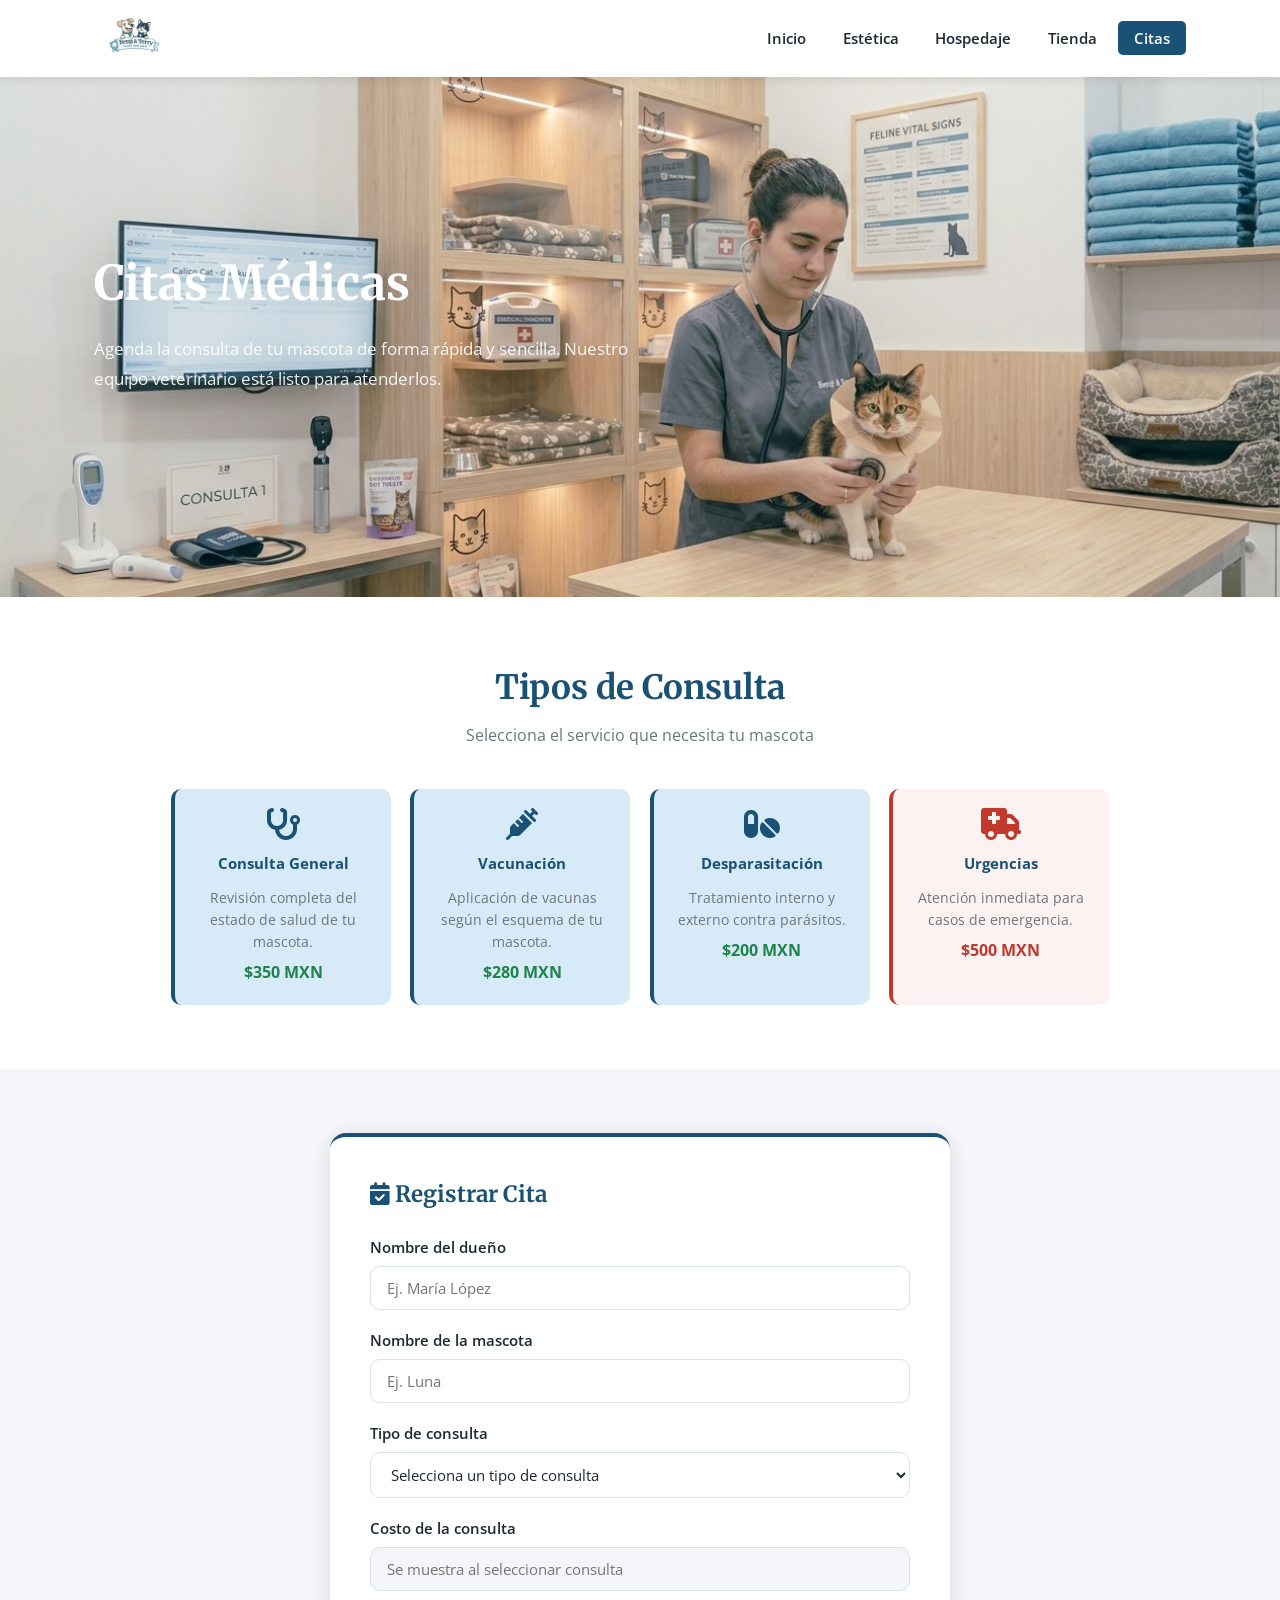
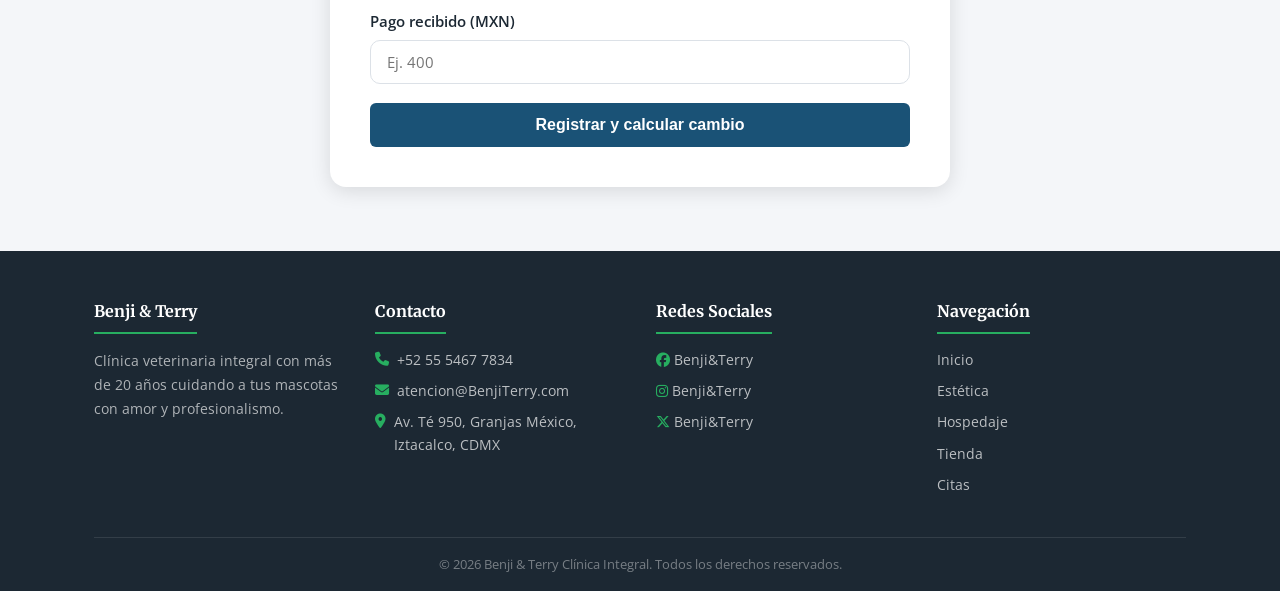
<file: citas.html>
<!DOCTYPE html>
<html lang="es">
<head>
    <meta charset="UTF-8">
    <meta name="viewport" content="width=device-width, initial-scale=1.0">
    <title>Citas Médicas — Benji & Terry Clínica Integral</title>
    <link rel="stylesheet" href="/CSS/style.css">
    <link rel="stylesheet" href="https://cdnjs.cloudflare.com/ajax/libs/font-awesome/6.5.0/css/all.min.css">
    <link href="https://fonts.googleapis.com/css2?family=Merriweather:wght@400;700&family=Open+Sans:wght@400;600;700&display=swap" rel="stylesheet">
</head>
<body>

    <!-- ===== HEADER ===== -->
    <header class="main-header">
        <nav class="navbar">
            <div class="nav-logo">
                <a href="index.html">
                    <img src="/IMG/logo.png" alt="Logo Benji & Terry">
                </a>
            </div>
            <ul class="nav-links">
                <li><a href="index.html">Inicio</a></li>
                <li><a href="estetica.html">Estética</a></li>
                <li><a href="hospedaje.html">Hospedaje</a></li>
                <li><a href="tienda.html">Tienda</a></li>
                <li><a href="citas.html" class="active">Citas</a></li>
            </ul>
        </nav>
    </header>

    <main>

        <!-- ===== BANNER ===== -->
        <section class="bienvenida" style="background-image: url('/IMG/fondo-consulta.png');">
            <div class="bienvenida-overlay">
                <div class="bienvenida-content">
                    <h1>Citas Médicas</h1>
                    <p>Agenda la consulta de tu mascota de forma rápida y sencilla. Nuestro equipo veterinario está listo para atenderlos.</p>
                </div>
            </div>
        </section>

        <!-- ===== TIPOS DE CONSULTA ===== -->
        <section class="agenda-info">
            <div class="container">
                <div class="seccion-header">
                    <h2>Tipos de Consulta</h2>
                    <p>Selecciona el servicio que necesita tu mascota</p>
                </div>
                <div class="tipos-consulta">

                    <div class="consulta-item">
                        <i class="fas fa-stethoscope"></i>
                        <h3>Consulta General</h3>
                        <p>Revisión completa del estado de salud de tu mascota.</p>
                        <p class="costo">$350 MXN</p>
                    </div>

                    <div class="consulta-item">
                        <i class="fas fa-syringe"></i>
                        <h3>Vacunación</h3>
                        <p>Aplicación de vacunas según el esquema de tu mascota.</p>
                        <p class="costo">$280 MXN</p>
                    </div>

                    <div class="consulta-item">
                        <i class="fas fa-pills"></i>
                        <h3>Desparasitación</h3>
                        <p>Tratamiento interno y externo contra parásitos.</p>
                        <p class="costo">$200 MXN</p>
                    </div>

                    <div class="consulta-item consulta-item--urgencia">
                        <i class="fas fa-ambulance"></i>
                        <h3>Urgencias</h3>
                        <p>Atención inmediata para casos de emergencia.</p>
                        <p class="costo">$500 MXN</p>
                    </div>

                </div>
            </div>
        </section>

        <!-- ===== FORMULARIO DE CITA ===== -->
        <section class="seccion-formulario" id="formulario-cita">
            <div class="container">
                <div class="form-card">
                    <h2><i class="fas fa-calendar-check"></i> Registrar Cita</h2>

                    <div class="form-grupo">
                        <label for="nombreCitaDueno">Nombre del dueño</label>
                        <input type="text" id="nombreCitaDueno" placeholder="Ej. María López">
                        <p class="error-msg" id="errorCitaDuenoMsg">Por favor ingresa tu nombre.</p>
                    </div>

                    <div class="form-grupo">
                        <label for="mascota">Nombre de la mascota</label>
                        <input type="text" id="mascota" placeholder="Ej. Luna">
                        <p class="error-msg" id="errorMascotaMsg">Por favor ingresa el nombre de tu mascota.</p>
                    </div>

                    <div class="form-grupo">
                        <label for="consulta">Tipo de consulta</label>
                        <select id="consulta" onchange="actualizarCosto()">
                            <option value="">Selecciona un tipo de consulta</option>
                            <option value="350">Consulta General — $350 MXN</option>
                            <option value="280">Vacunación — $280 MXN</option>
                            <option value="200">Desparasitación — $200 MXN</option>
                            <option value="500">Urgencias — $500 MXN</option>
                        </select>
                        <p class="error-msg" id="errorConsultaMsg">Por favor selecciona el tipo de consulta.</p>
                    </div>

                    <div class="form-grupo">
                        <label>Costo de la consulta</label>
                        <input type="text" id="costoConsulta" readonly placeholder="Se muestra al seleccionar consulta" style="background: var(--gris-claro); cursor: not-allowed;">
                    </div>

                    <div class="form-grupo">
                        <label for="pago">Pago recibido (MXN)</label>
                        <input type="number" id="pago" min="1" placeholder="Ej. 400">
                        <p class="error-msg" id="errorPagoMsg">Por favor ingresa un monto de pago válido.</p>
                    </div>

                    <button class="btn-form" onclick="calcularCambio()">Registrar y calcular cambio</button>

                    <div class="resultado-box" id="resultadoCita"></div>
                </div>
            </div>
        </section>

    </main>

    <!-- ===== FOOTER ===== -->
    <footer class="main-footer">
        <div class="container">
            <div class="footer-grid">
                <div class="footer-col">
                    <h3>Benji &amp; Terry</h3>
                    <p>Clínica veterinaria integral con más de 20 años cuidando a tus mascotas con amor y profesionalismo.</p>
                </div>
                <div class="footer-col">
                    <h3>Contacto</h3>
                    <ul>
                        <li><i class="fas fa-phone"></i> +52 55 5467 7834</li>
                        <li><i class="fas fa-envelope"></i> atencion@BenjiTerry.com</li>
                        <li><i class="fas fa-map-marker-alt"></i> Av. Té 950, Granjas México, Iztacalco, CDMX</li>
                    </ul>
                </div>
                <div class="footer-col">
                    <h3>Redes Sociales</h3>
                    <ul>
                        <li><a href="https://facebook.com" target="_blank"><i class="fab fa-facebook"></i> Benji&amp;Terry</a></li>
                        <li><a href="https://instagram.com" target="_blank"><i class="fab fa-instagram"></i> Benji&amp;Terry</a></li>
                        <li><a href="https://twitter.com" target="_blank"><i class="fab fa-x-twitter"></i> Benji&amp;Terry</a></li>
                    </ul>
                </div>
                <div class="footer-col">
                    <h3>Navegación</h3>
                    <ul>
                        <li><a href="index.html">Inicio</a></li>
                        <li><a href="estetica.html">Estética</a></li>
                        <li><a href="hospedaje.html">Hospedaje</a></li>
                        <li><a href="tienda.html">Tienda</a></li>
                        <li><a href="citas.html">Citas</a></li>
                    </ul>
                </div>
            </div>
            <div class="footer-bottom">
                <p>&copy; 2026 Benji &amp; Terry Clínica Integral. Todos los derechos reservados.</p>
            </div>
        </div>
    </footer>

    <script src="/Java Script/script.js"></script>
</body>
</html>
</file>
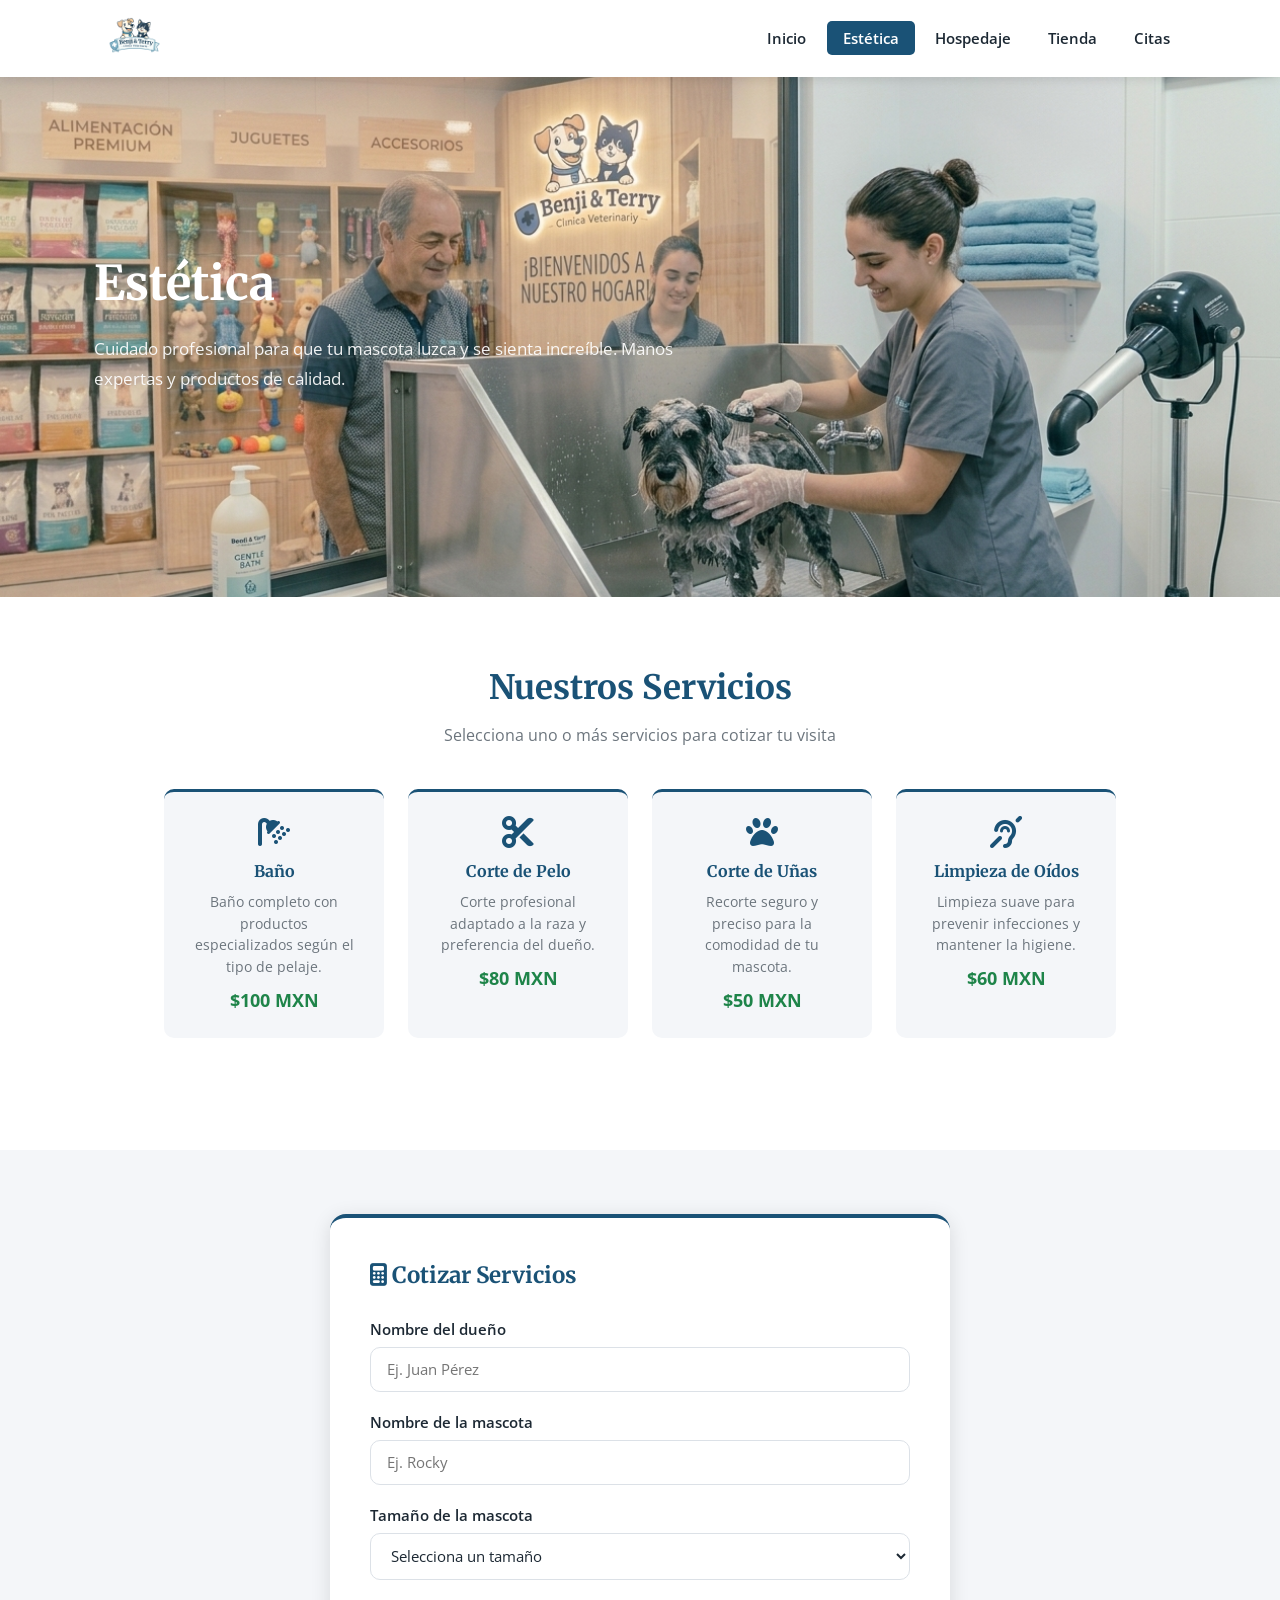
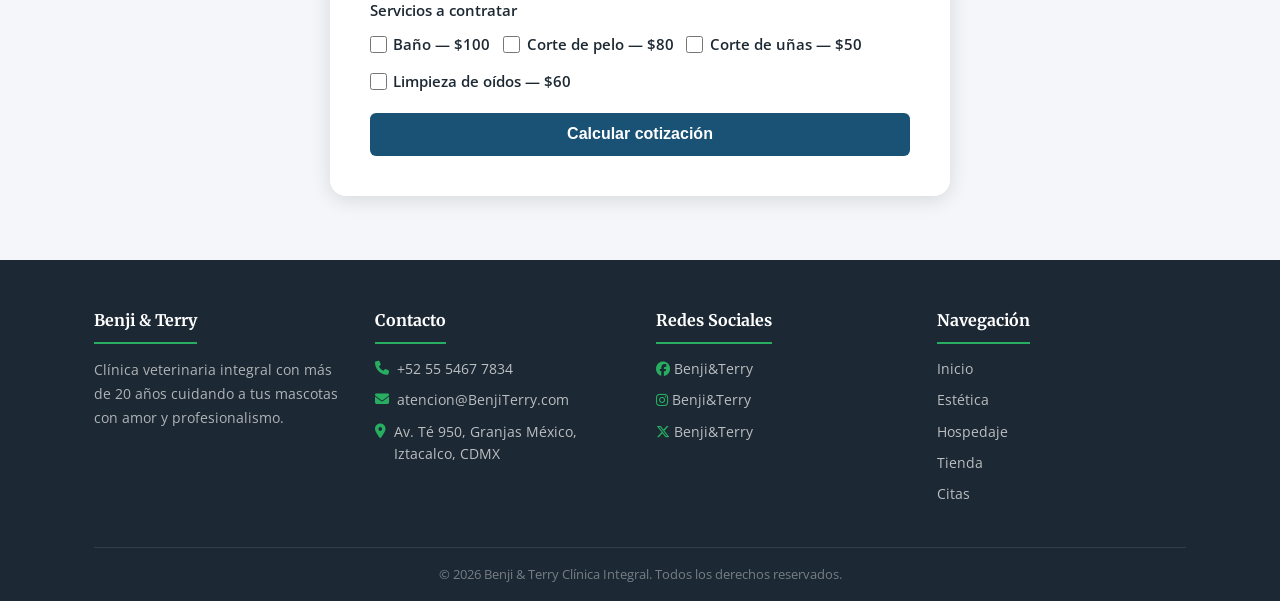
<file: estetica.html>
<!DOCTYPE html>
<html lang="es">
<head>
    <meta charset="UTF-8">
    <meta name="viewport" content="width=device-width, initial-scale=1.0">
    <title>Estética — Benji & Terry Clínica Integral</title>
    <link rel="stylesheet" href="/CSS/style.css">
    <link rel="stylesheet" href="https://cdnjs.cloudflare.com/ajax/libs/font-awesome/6.5.0/css/all.min.css">
    <link href="https://fonts.googleapis.com/css2?family=Merriweather:wght@400;700&family=Open+Sans:wght@400;600;700&display=swap" rel="stylesheet">
</head>
<body>

    <!-- ===== HEADER ===== -->
    <header class="main-header">
        <nav class="navbar">
            <div class="nav-logo">
                <a href="index.html">
                    <img src="/IMG/logo.png" alt="Logo Benji & Terry">
                </a>
            </div>
            <ul class="nav-links">
                <li><a href="index.html">Inicio</a></li>
                <li><a href="estetica.html" class="active">Estética</a></li>
                <li><a href="hospedaje.html">Hospedaje</a></li>
                <li><a href="tienda.html">Tienda</a></li>
                <li><a href="citas.html">Citas</a></li>
            </ul>
        </nav>
    </header>

    <main>

        <!-- ===== BANNER ===== -->
        <section class="bienvenida" style="background-image: url('/IMG/fondo-estetica.png');">
            <div class="bienvenida-overlay">
                <div class="bienvenida-content">
                    <h1>Estética</h1>
                    <p>Cuidado profesional para que tu mascota luzca y se sienta increíble. Manos expertas y productos de calidad.</p>
                </div>
            </div>
        </section>

        <!-- ===== INFORMACIÓN DE SERVICIOS ===== -->
        <section class="servicios-info">
            <div class="container">
                <div class="seccion-header">
                    <h2>Nuestros Servicios</h2>
                    <p>Selecciona uno o más servicios para cotizar tu visita</p>
                </div>

                <div class="servicios-lista">

                    <div class="servicio-item">
                        <i class="fas fa-shower"></i>
                        <h3>Baño</h3>
                        <p>Baño completo con productos especializados según el tipo de pelaje.</p>
                        <strong class="servicio-precio">$100 MXN</strong>
                    </div>

                    <div class="servicio-item">
                        <i class="fas fa-cut"></i>
                        <h3>Corte de Pelo</h3>
                        <p>Corte profesional adaptado a la raza y preferencia del dueño.</p>
                        <strong class="servicio-precio">$80 MXN</strong>
                    </div>

                    <div class="servicio-item">
                        <i class="fas fa-paw"></i>
                        <h3>Corte de Uñas</h3>
                        <p>Recorte seguro y preciso para la comodidad de tu mascota.</p>
                        <strong class="servicio-precio">$50 MXN</strong>
                    </div>

                    <div class="servicio-item">
                        <i class="fas fa-ear-deaf"></i>
                        <h3>Limpieza de Oídos</h3>
                        <p>Limpieza suave para prevenir infecciones y mantener la higiene.</p>
                        <strong class="servicio-precio">$60 MXN</strong>
                    </div>

                </div>
            </div>
        </section>

        <!-- ===== FORMULARIO DE COTIZACIÓN ===== -->
        <section class="seccion-formulario" id="formulario-estetica">
            <div class="container">
                <div class="form-card">
                    <h2><i class="fas fa-calculator"></i> Cotizar Servicios</h2>

                    <div class="form-grupo">
                        <label for="nombreDueno">Nombre del dueño</label>
                        <input type="text" id="nombreDueno" placeholder="Ej. Juan Pérez">
                        <p class="error-msg" id="errorNombreDuenoMsg">Por favor ingresa tu nombre.</p>
                    </div>

                    <div class="form-grupo">
                        <label for="nombrePerro">Nombre de la mascota</label>
                        <input type="text" id="nombrePerro" placeholder="Ej. Rocky">
                        <p class="error-msg" id="errorNombrePerroMsg">Por favor ingresa el nombre de la mascota.</p>
                    </div>

                    <div class="form-grupo">
                        <label for="tamanoPerro">Tamaño de la mascota</label>
                        <select id="tamanoPerro">
                            <option value="">Selecciona un tamaño</option>
                            <option value="pequeño">Pequeño (hasta 10 kg)</option>
                            <option value="mediano">Mediano (10–25 kg)</option>
                            <option value="grande">Grande (más de 25 kg)</option>
                        </select>
                        <p class="error-msg" id="errorTamanoMsg">Por favor selecciona el tamaño.</p>
                    </div>

                    <div class="form-grupo">
                        <label>Servicios a contratar</label>
                        <div class="checkbox-grupo">
                            <label class="checkbox-item">
                                <input type="checkbox" id="bano" value="100">
                                Baño — $100
                            </label>
                            <label class="checkbox-item">
                                <input type="checkbox" id="corte" value="80">
                                Corte de pelo — $80
                            </label>
                            <label class="checkbox-item">
                                <input type="checkbox" id="unas" value="50">
                                Corte de uñas — $50
                            </label>
                            <label class="checkbox-item">
                                <input type="checkbox" id="oidos" value="60">
                                Limpieza de oídos — $60
                            </label>
                        </div>
                        <p class="error-msg" id="errorServiciosMsg">Por favor selecciona al menos un servicio.</p>
                    </div>

                    <button class="btn-form" onclick="calcularEstetica()">Calcular cotización</button>

                    <div class="resultado-box" id="resultadoEstetica"></div>
                </div>
            </div>
        </section>

    </main>

    <!-- ===== FOOTER ===== -->
    <footer class="main-footer">
        <div class="container">
            <div class="footer-grid">
                <div class="footer-col">
                    <h3>Benji &amp; Terry</h3>
                    <p>Clínica veterinaria integral con más de 20 años cuidando a tus mascotas con amor y profesionalismo.</p>
                </div>
                <div class="footer-col">
                    <h3>Contacto</h3>
                    <ul>
                        <li><i class="fas fa-phone"></i> +52 55 5467 7834</li>
                        <li><i class="fas fa-envelope"></i> atencion@BenjiTerry.com</li>
                        <li><i class="fas fa-map-marker-alt"></i> Av. Té 950, Granjas México, Iztacalco, CDMX</li>
                    </ul>
                </div>
                <div class="footer-col">
                    <h3>Redes Sociales</h3>
                    <ul>
                        <li><a href="https://facebook.com" target="_blank"><i class="fab fa-facebook"></i> Benji&amp;Terry</a></li>
                        <li><a href="https://instagram.com" target="_blank"><i class="fab fa-instagram"></i> Benji&amp;Terry</a></li>
                        <li><a href="https://twitter.com" target="_blank"><i class="fab fa-x-twitter"></i> Benji&amp;Terry</a></li>
                    </ul>
                </div>
                <div class="footer-col">
                    <h3>Navegación</h3>
                    <ul>
                        <li><a href="index.html">Inicio</a></li>
                        <li><a href="estetica.html">Estética</a></li>
                        <li><a href="hospedaje.html">Hospedaje</a></li>
                        <li><a href="tienda.html">Tienda</a></li>
                        <li><a href="citas.html">Citas</a></li>
                    </ul>
                </div>
            </div>
            <div class="footer-bottom">
                <p>&copy; 2026 Benji &amp; Terry Clínica Integral. Todos los derechos reservados.</p>
            </div>
        </div>
    </footer>

    <script src="/Java Script/script.js"></script>
</body>
</html>
</file>
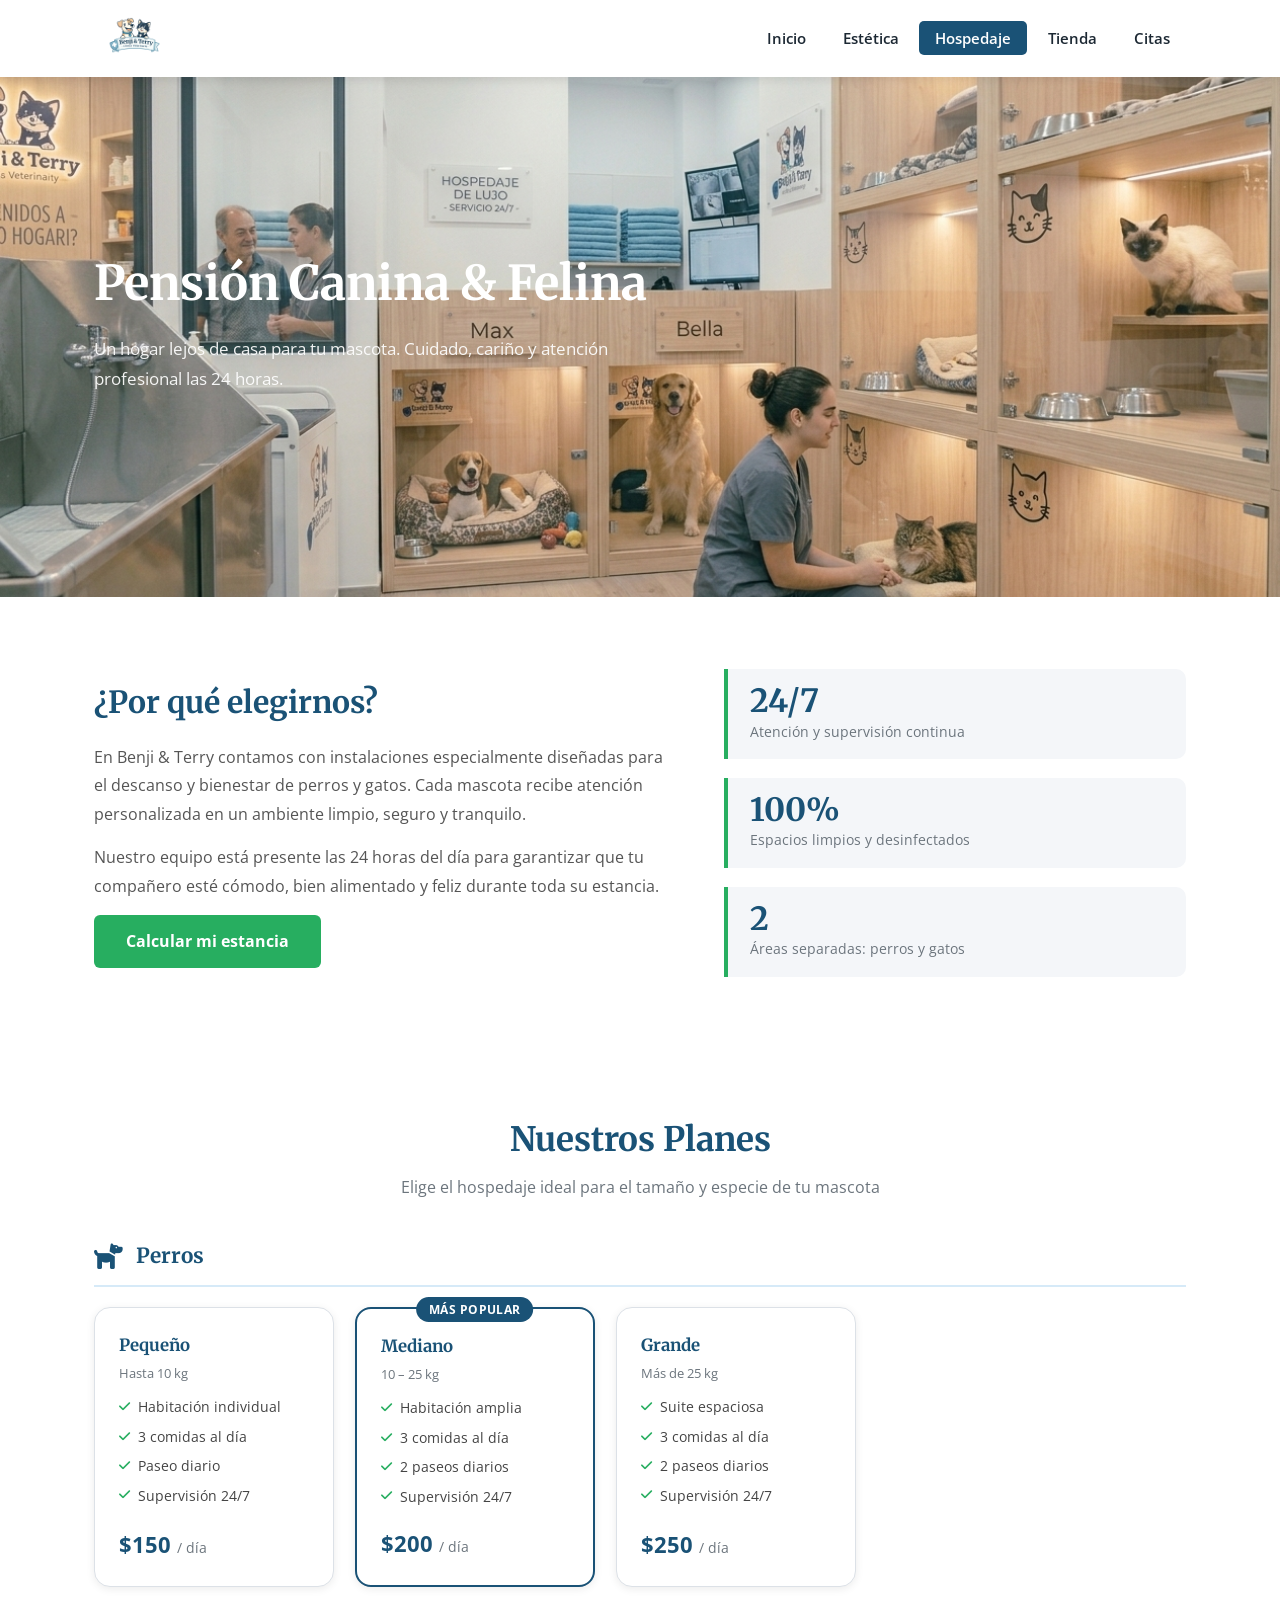
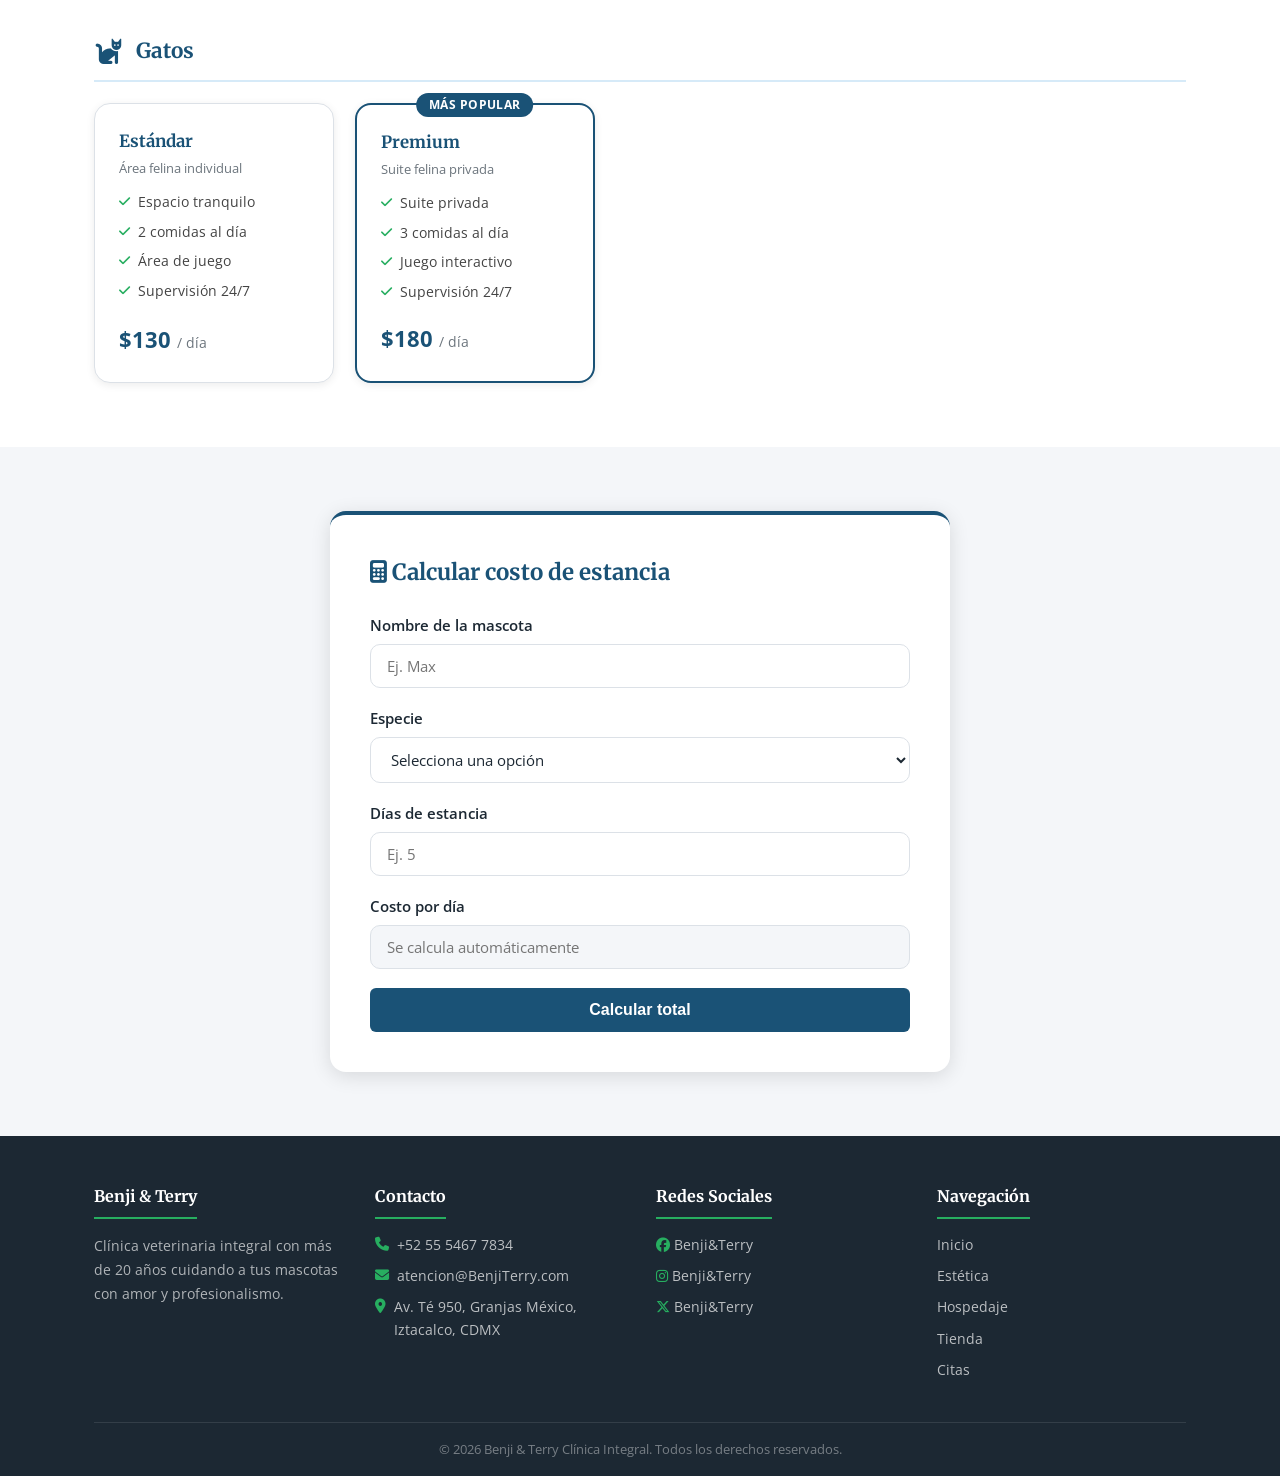
<file: hospedaje.html>
<!DOCTYPE html>
<html lang="es">
<head>
    <meta charset="UTF-8">
    <meta name="viewport" content="width=device-width, initial-scale=1.0">
    <title>Hospedaje — Benji & Terry Clínica Integral</title>
    <link rel="stylesheet" href="/CSS/style.css">
    <link rel="stylesheet" href="https://cdnjs.cloudflare.com/ajax/libs/font-awesome/6.5.0/css/all.min.css">
    <link href="https://fonts.googleapis.com/css2?family=Merriweather:wght@400;700&family=Open+Sans:wght@400;600;700&display=swap" rel="stylesheet">
</head>
<body>

    <!-- ===== HEADER ===== -->
    <header class="main-header">
        <nav class="navbar">
            <div class="nav-logo">
                <a href="index.html">
                    <img src="/IMG/logo.png" alt="Logo Benji & Terry">
                </a>
            </div>
            <ul class="nav-links">
                <li><a href="index.html">Inicio</a></li>
                <li><a href="estetica.html">Estética</a></li>
                <li><a href="hospedaje.html" class="active">Hospedaje</a></li>
                <li><a href="tienda.html">Tienda</a></li>
                <li><a href="citas.html">Citas</a></li>
            </ul>
        </nav>
    </header>

    <main>

        <!-- ===== BANNER ===== -->
        <section class="bienvenida" style="background-image: url('/IMG/fondo-hospedaje.png');">
            <div class="bienvenida-overlay">
                <div class="bienvenida-content">
                    <h1>Pensión Canina &amp; Felina</h1>
                    <p>Un hogar lejos de casa para tu mascota. Cuidado, cariño y atención profesional las 24 horas.</p>
                </div>
            </div>
        </section>

        <!-- ===== INFORMACIÓN GENERAL ===== -->
        <section class="descripcion-clinica">
            <div class="container">
                <div class="descripcion-content">
                    <div class="descripcion-texto">
                        <h2>¿Por qué elegirnos?</h2>
                        <p>En Benji &amp; Terry contamos con instalaciones especialmente diseñadas para el descanso y bienestar de perros y gatos. Cada mascota recibe atención personalizada en un ambiente limpio, seguro y tranquilo.</p>
                        <p>Nuestro equipo está presente las 24 horas del día para garantizar que tu compañero esté cómodo, bien alimentado y feliz durante toda su estancia.</p>
                        <a href="#formulario-pension" class="btn-primary">Calcular mi estancia</a>
                    </div>
                    <div class="descripcion-stats">
                        <div class="stat">
                            <strong class="stat-numero">24/7</strong>
                            <p class="stat-label">Atención y supervisión continua</p>
                        </div>
                        <div class="stat">
                            <strong class="stat-numero">100%</strong>
                            <p class="stat-label">Espacios limpios y desinfectados</p>
                        </div>
                        <div class="stat">
                            <strong class="stat-numero">2</strong>
                            <p class="stat-label">Áreas separadas: perros y gatos</p>
                        </div>
                    </div>
                </div>
            </div>
        </section>

        <!-- ===== PLANES DE HOSPEDAJE ===== -->
        <section class="servicios-info">
            <div class="container">
                <div class="seccion-header">
                    <h2>Nuestros Planes</h2>
                    <p>Elige el hospedaje ideal para el tamaño y especie de tu mascota</p>
                </div>

                <div class="planes-grid">

                    <!-- PERROS -->
                    <div class="plan-categoria">
                        <div class="plan-categoria-titulo">
                            <i class="fas fa-dog"></i>
                            <h3>Perros</h3>
                        </div>
                        <div class="planes-lista">
                            <div class="plan-card">
                                <div class="plan-header">
                                    <h4>Pequeño</h4>
                                    <p class="plan-subtitulo">Hasta 10 kg</p>
                                </div>
                                <ul class="plan-incluye">
                                    <li><i class="fas fa-check"></i> Habitación individual</li>
                                    <li><i class="fas fa-check"></i> 3 comidas al día</li>
                                    <li><i class="fas fa-check"></i> Paseo diario</li>
                                    <li><i class="fas fa-check"></i> Supervisión 24/7</li>
                                </ul>
                                <p class="plan-precio">$150 <strong>/ día</strong></p>
                            </div>

                            <div class="plan-card plan-card--destacado">
                                <div class="plan-header">
                                    <h4>Mediano</h4>
                                    <p class="plan-subtitulo">10 – 25 kg</p>
                                </div>
                                <ul class="plan-incluye">
                                    <li><i class="fas fa-check"></i> Habitación amplia</li>
                                    <li><i class="fas fa-check"></i> 3 comidas al día</li>
                                    <li><i class="fas fa-check"></i> 2 paseos diarios</li>
                                    <li><i class="fas fa-check"></i> Supervisión 24/7</li>
                                </ul>
                                <p class="plan-precio">$200 <strong>/ día</strong></p>
                            </div>

                            <div class="plan-card">
                                <div class="plan-header">
                                    <h4>Grande</h4>
                                    <p class="plan-subtitulo">Más de 25 kg</p>
                                </div>
                                <ul class="plan-incluye">
                                    <li><i class="fas fa-check"></i> Suite espaciosa</li>
                                    <li><i class="fas fa-check"></i> 3 comidas al día</li>
                                    <li><i class="fas fa-check"></i> 2 paseos diarios</li>
                                    <li><i class="fas fa-check"></i> Supervisión 24/7</li>
                                </ul>
                                <p class="plan-precio">$250 <strong>/ día</strong></p>
                            </div>
                        </div>
                    </div>

                    <!-- GATOS -->
                    <div class="plan-categoria">
                        <div class="plan-categoria-titulo">
                            <i class="fas fa-cat"></i>
                            <h3>Gatos</h3>
                        </div>
                        <div class="planes-lista">
                            <div class="plan-card">
                                <div class="plan-header">
                                    <h4>Estándar</h4>
                                    <p class="plan-subtitulo">Área felina individual</p>
                                </div>
                                <ul class="plan-incluye">
                                    <li><i class="fas fa-check"></i> Espacio tranquilo</li>
                                    <li><i class="fas fa-check"></i> 2 comidas al día</li>
                                    <li><i class="fas fa-check"></i> Área de juego</li>
                                    <li><i class="fas fa-check"></i> Supervisión 24/7</li>
                                </ul>
                                <p class="plan-precio">$130 <strong>/ día</strong></p>
                            </div>

                            <div class="plan-card plan-card--destacado">
                                <div class="plan-header">
                                    <h4>Premium</h4>
                                    <p class="plan-subtitulo">Suite felina privada</p>
                                </div>
                                <ul class="plan-incluye">
                                    <li><i class="fas fa-check"></i> Suite privada</li>
                                    <li><i class="fas fa-check"></i> 3 comidas al día</li>
                                    <li><i class="fas fa-check"></i> Juego interactivo</li>
                                    <li><i class="fas fa-check"></i> Supervisión 24/7</li>
                                </ul>
                                <p class="plan-precio">$180 <strong>/ día</strong></p>
                            </div>
                        </div>
                    </div>

                </div>
            </div>
        </section>

        <!-- ===== FORMULARIO DE HOSPEDAJE ===== -->
        <section class="seccion-formulario" id="formulario-pension">
            <div class="container">
                <div class="form-card">
                    <h2><i class="fas fa-calculator"></i> Calcular costo de estancia</h2>

                    <div class="form-grupo">
                        <label for="nombrePensionPerro">Nombre de la mascota</label>
                        <input type="text" id="nombrePensionPerro" placeholder="Ej. Max">
                        <p class="error-msg" id="errorPensionPerroMsg">Por favor ingresa el nombre de la mascota.</p>
                    </div>

                    <div class="form-grupo">
                        <label for="especiePension">Especie</label>
                        <select id="especiePension" onchange="actualizarPlanes()">
                            <option value="">Selecciona una opción</option>
                            <option value="perro">Perro</option>
                            <option value="gato">Gato</option>
                        </select>
                        <p class="error-msg" id="errorEspecieMsg">Por favor selecciona la especie.</p>
                    </div>

                    <div class="form-grupo" id="grupo-tamano" style="display:none;">
                        <label for="tamanoPension">Tamaño del perro</label>
                        <select id="tamanoPension" onchange="actualizarCostoDia()">
                            <option value="">Selecciona un tamaño</option>
                            <option value="150">Pequeño (hasta 10 kg) — $150/día</option>
                            <option value="200">Mediano (10–25 kg) — $200/día</option>
                            <option value="250">Grande (más de 25 kg) — $250/día</option>
                        </select>
                    </div>

                    <div class="form-grupo" id="grupo-plan-gato" style="display:none;">
                        <label for="planGato">Plan para gato</label>
                        <select id="planGato" onchange="actualizarCostoDia()">
                            <option value="">Selecciona un plan</option>
                            <option value="130">Estándar — $130/día</option>
                            <option value="180">Premium — $180/día</option>
                        </select>
                    </div>

                    <div class="form-grupo">
                        <label for="dias">Días de estancia</label>
                        <input type="number" id="dias" min="1" placeholder="Ej. 5">
                        <p class="error-msg" id="errorDiasMsg">Por favor ingresa un número de días válido.</p>
                    </div>

                    <div class="form-grupo">
                        <label>Costo por día</label>
                        <input type="text" id="costoDia" readonly placeholder="Se calcula automáticamente" style="background: var(--gris-claro); cursor: not-allowed;">
                    </div>

                    <button class="btn-form" onclick="calcularPension()">Calcular total</button>

                    <div class="resultado-box" id="resultadoPension"></div>
                </div>
            </div>
        </section>

    </main>

    <!-- ===== FOOTER ===== -->
    <footer class="main-footer">
        <div class="container">
            <div class="footer-grid">
                <div class="footer-col">
                    <h3>Benji &amp; Terry</h3>
                    <p>Clínica veterinaria integral con más de 20 años cuidando a tus mascotas con amor y profesionalismo.</p>
                </div>
                <div class="footer-col">
                    <h3>Contacto</h3>
                    <ul>
                        <li><i class="fas fa-phone"></i> +52 55 5467 7834</li>
                        <li><i class="fas fa-envelope"></i> atencion@BenjiTerry.com</li>
                        <li><i class="fas fa-map-marker-alt"></i> Av. Té 950, Granjas México, Iztacalco, CDMX</li>
                    </ul>
                </div>
                <div class="footer-col">
                    <h3>Redes Sociales</h3>
                    <ul>
                        <li><a href="https://facebook.com" target="_blank"><i class="fab fa-facebook"></i> Benji&amp;Terry</a></li>
                        <li><a href="https://instagram.com" target="_blank"><i class="fab fa-instagram"></i> Benji&amp;Terry</a></li>
                        <li><a href="https://twitter.com" target="_blank"><i class="fab fa-x-twitter"></i> Benji&amp;Terry</a></li>
                    </ul>
                </div>
                <div class="footer-col">
                    <h3>Navegación</h3>
                    <ul>
                        <li><a href="index.html">Inicio</a></li>
                        <li><a href="estetica.html">Estética</a></li>
                        <li><a href="hospedaje.html">Hospedaje</a></li>
                        <li><a href="tienda.html">Tienda</a></li>
                        <li><a href="citas.html">Citas</a></li>
                    </ul>
                </div>
            </div>
            <div class="footer-bottom">
                <p>&copy; 2026 Benji &amp; Terry Clínica Integral. Todos los derechos reservados.</p>
            </div>
        </div>
    </footer>

    <script src="/Java Script/script.js"></script>
</body>
</html>
</file>
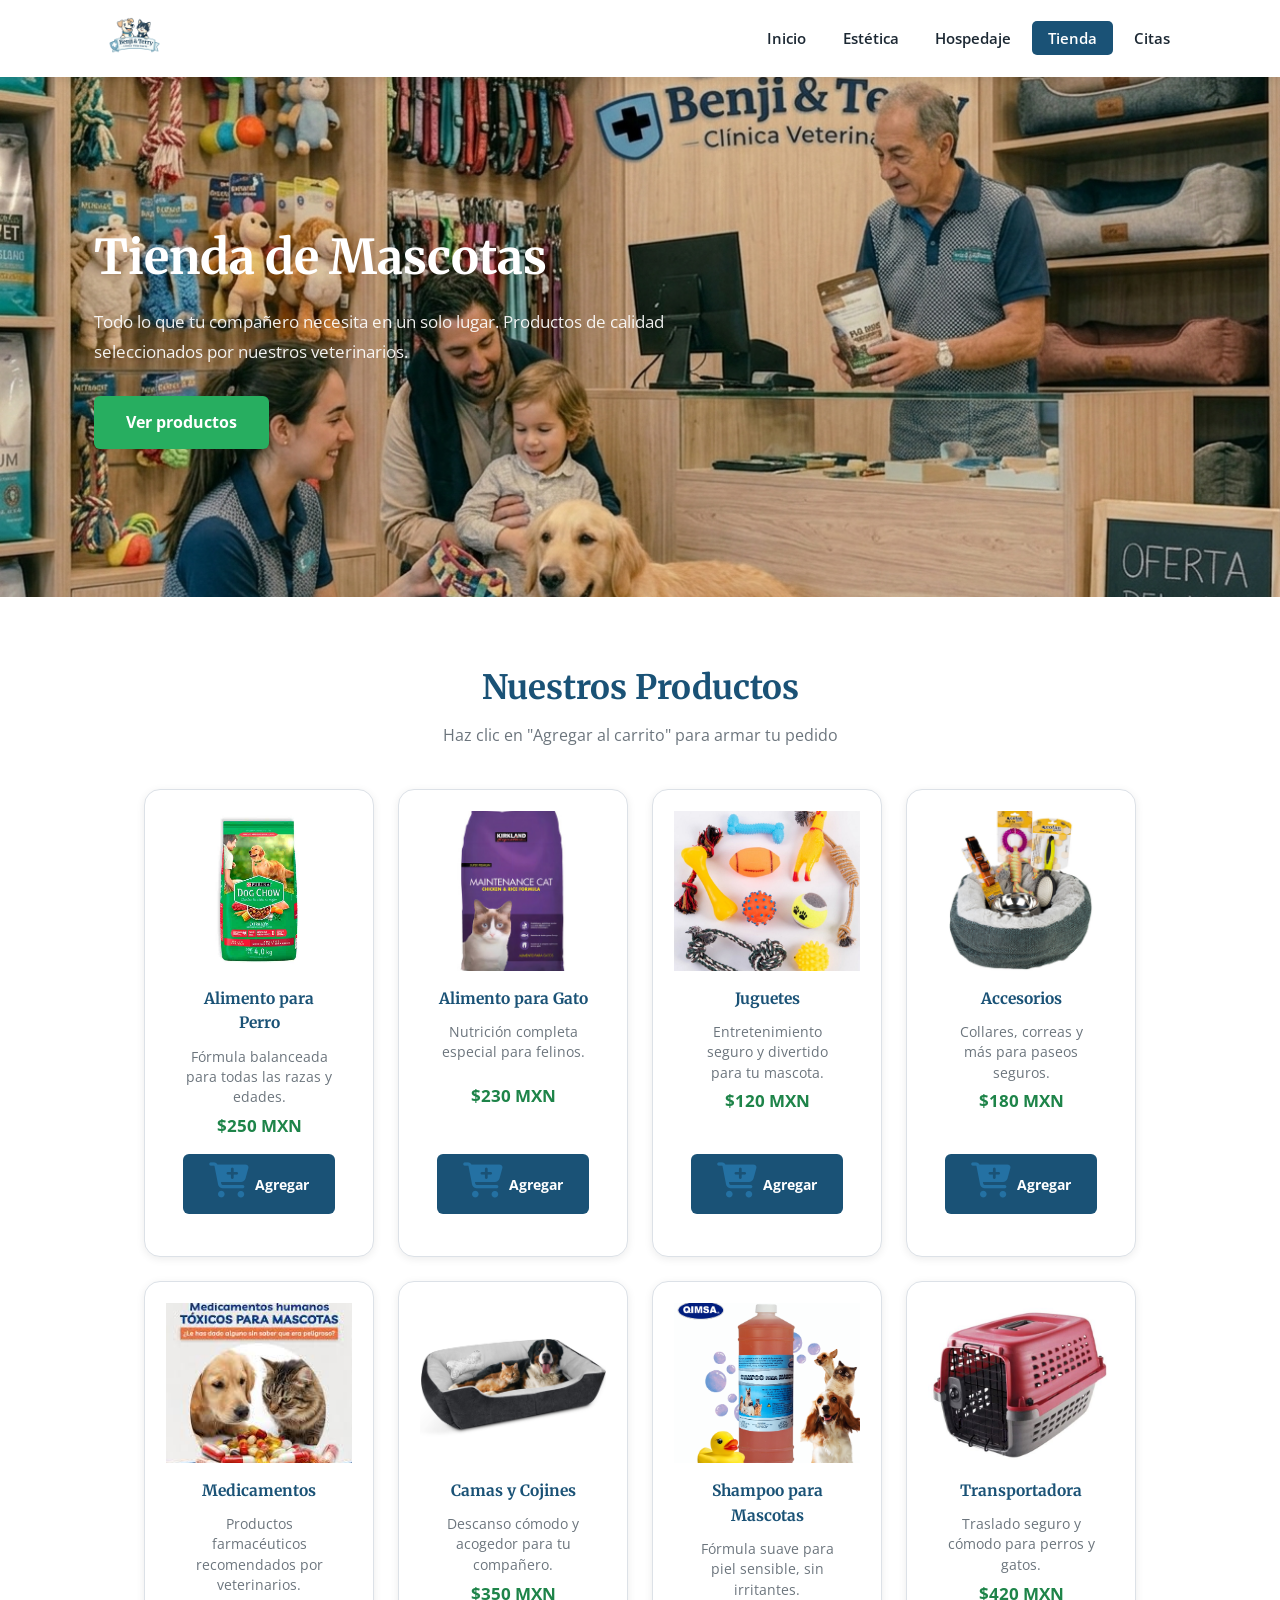
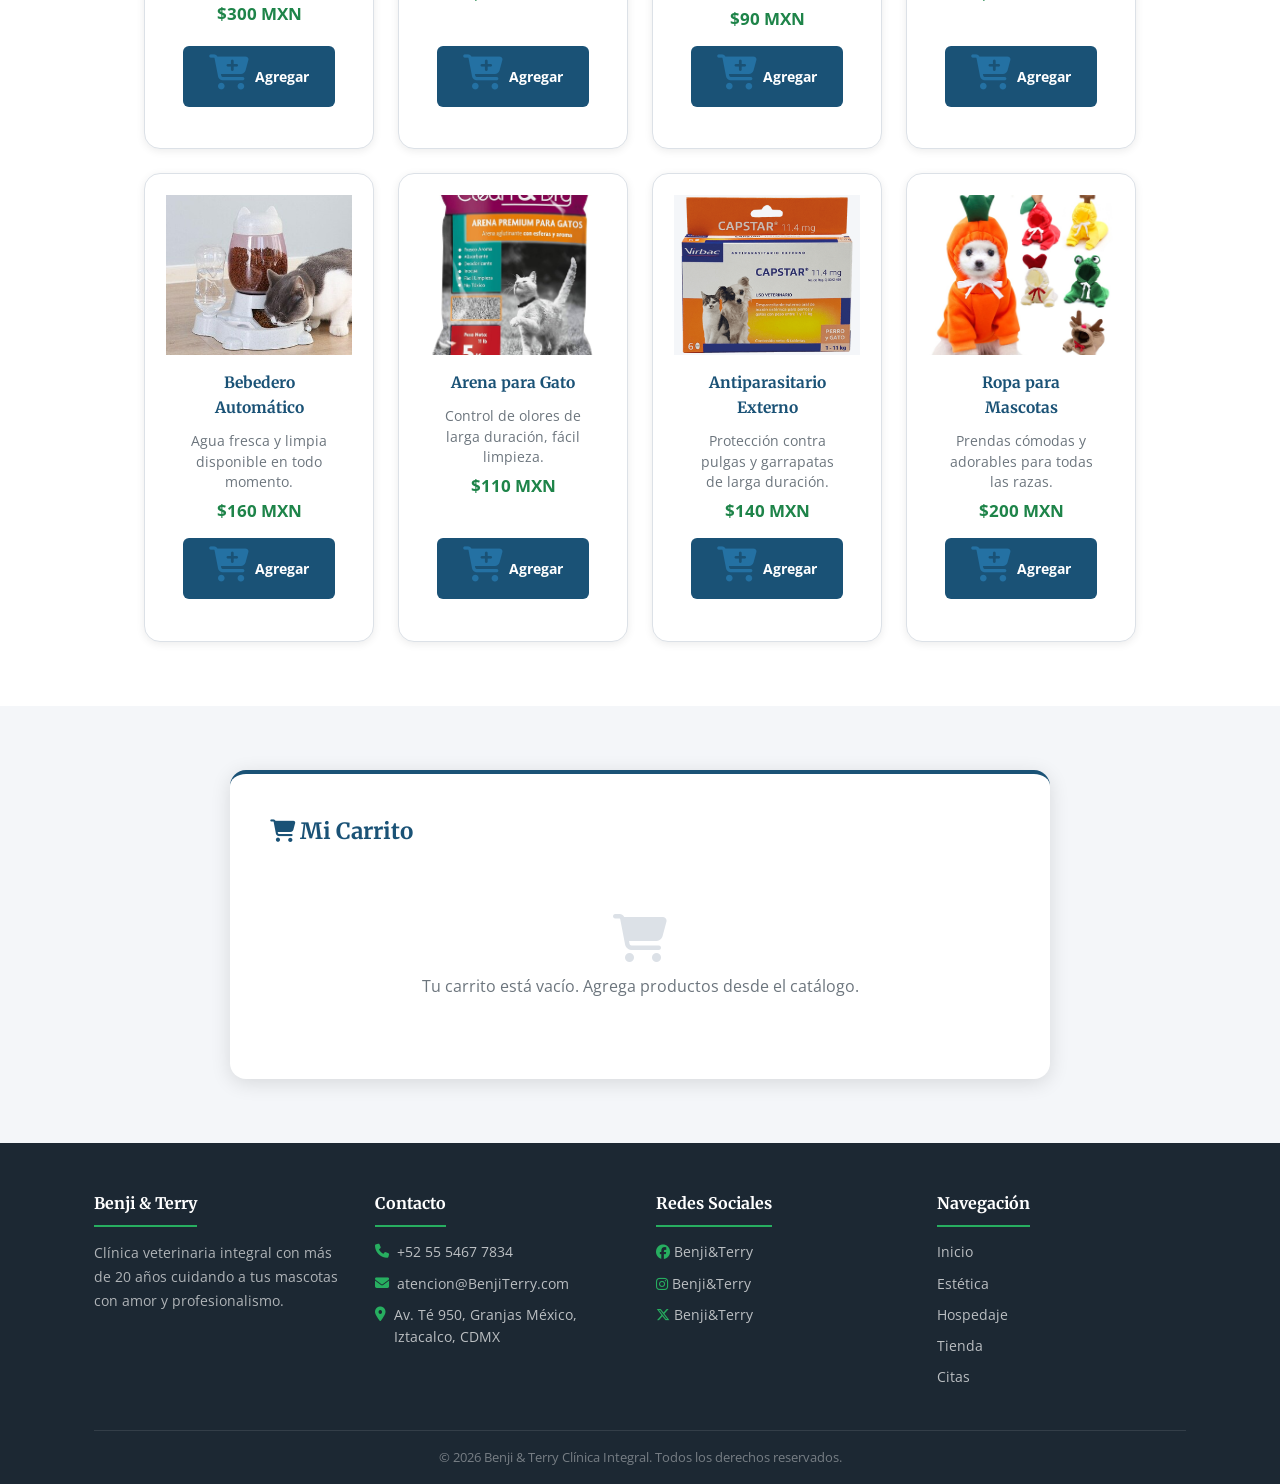
<file: tienda.html>
<!DOCTYPE html>
<html lang="es">
<head>
    <meta charset="UTF-8">
    <meta name="viewport" content="width=device-width, initial-scale=1.0">
    <title>Tienda — Benji & Terry Clínica Integral</title>
    <link rel="stylesheet" href="/CSS/style.css">
    <link rel="stylesheet" href="https://cdnjs.cloudflare.com/ajax/libs/font-awesome/6.5.0/css/all.min.css">
    <link href="https://fonts.googleapis.com/css2?family=Merriweather:wght@400;700&family=Open+Sans:wght@400;600;700&display=swap" rel="stylesheet">
</head>
<body>

    <!-- ===== HEADER / NAVBAR ===== -->
    <header class="main-header">
        <nav class="navbar">
            <div class="nav-logo">
                <a href="index.html">
                    <img src="/IMG/logo.png" alt="Logo Benji & Terry">
                </a>
            </div>
            <ul class="nav-links">
                <li><a href="index.html">Inicio</a></li>
                <li><a href="estetica.html">Estética</a></li>
                <li><a href="hospedaje.html">Hospedaje</a></li>
                <li><a href="tienda.html" class="active">Tienda</a></li>
                <li><a href="citas.html">Citas</a></li>
            </ul>
        </nav>
    </header>

    <main>

        <!-- ===== SECCIÓN HERO ===== -->
        <section class="bienvenida" style="background-image: url('/IMG/fondo-tienda.png');">
            <div class="bienvenida-overlay">
                <div class="bienvenida-content">
                    <h1>Tienda de Mascotas</h1>
                    <p>Todo lo que tu compañero necesita en un solo lugar. Productos de calidad seleccionados por nuestros veterinarios.</p>
                    <a href="#formulario-tienda" class="btn-primary">Ver productos</a>
                </div>
            </div>
        </section>

        <!-- ===== CATÁLOGO DE PRODUCTOS ===== -->
        <section class="productos-lista">
            <div class="container">
                <div class="seccion-header">
                    <h2>Nuestros Productos</h2>
                    <p>Haz clic en "Agregar al carrito" para armar tu pedido</p>
                </div>
                <div class="productos-grid">

                    <div class="producto-card">
                        <div class="producto-img-wrap">
                            <img src="/IMG/comida-perro.jpg" alt="Alimento para perro">
                        </div>
                        <div class="producto-info">
                            <h3>Alimento para Perro</h3>
                            <p>Fórmula balanceada para todas las razas y edades.</p>
                            <p class="precio">$250 MXN</p>
                            <button class="btn-carrito" onclick="agregarAlCarrito('Alimento para Perro', 250)">
                                <i class="fas fa-cart-plus"></i> Agregar
                            </button>
                        </div>
                    </div>

                    <div class="producto-card">
                        <div class="producto-img-wrap">
                            <img src="/IMG/comida-gato.jpg" alt="Alimento para gato">
                        </div>
                        <div class="producto-info">
                            <h3>Alimento para Gato</h3>
                            <p>Nutrición completa especial para felinos.</p>
                            <p class="precio">$230 MXN</p>
                            <button class="btn-carrito" onclick="agregarAlCarrito('Alimento para Gato', 230)">
                                <i class="fas fa-cart-plus"></i> Agregar
                            </button>
                        </div>
                    </div>

                    <div class="producto-card">
                        <div class="producto-img-wrap">
                            <img src="/IMG/juguetes.jpg" alt="Juguetes">
                        </div>
                        <div class="producto-info">
                            <h3>Juguetes</h3>
                            <p>Entretenimiento seguro y divertido para tu mascota.</p>
                            <p class="precio">$120 MXN</p>
                            <button class="btn-carrito" onclick="agregarAlCarrito('Juguetes', 120)">
                                <i class="fas fa-cart-plus"></i> Agregar
                            </button>
                        </div>
                    </div>

                    <div class="producto-card">
                        <div class="producto-img-wrap">
                            <img src="/IMG/accesorios.jpg" alt="Accesorios">
                        </div>
                        <div class="producto-info">
                            <h3>Accesorios</h3>
                            <p>Collares, correas y más para paseos seguros.</p>
                            <p class="precio">$180 MXN</p>
                            <button class="btn-carrito" onclick="agregarAlCarrito('Accesorios', 180)">
                                <i class="fas fa-cart-plus"></i> Agregar
                            </button>
                        </div>
                    </div>

                    <div class="producto-card">
                        <div class="producto-img-wrap">
                            <img src="/IMG/medicamento.jpg" alt="Medicamentos">
                        </div>
                        <div class="producto-info">
                            <h3>Medicamentos</h3>
                            <p>Productos farmacéuticos recomendados por veterinarios.</p>
                            <p class="precio">$300 MXN</p>
                            <button class="btn-carrito" onclick="agregarAlCarrito('Medicamentos', 300)">
                                <i class="fas fa-cart-plus"></i> Agregar
                            </button>
                        </div>
                    </div>

                    <div class="producto-card">
                        <div class="producto-img-wrap">
                            <img src="/IMG/camas.jpg" alt="Camas y cojines">
                        </div>
                        <div class="producto-info">
                            <h3>Camas y Cojines</h3>
                            <p>Descanso cómodo y acogedor para tu compañero.</p>
                            <p class="precio">$350 MXN</p>
                            <button class="btn-carrito" onclick="agregarAlCarrito('Camas y Cojines', 350)">
                                <i class="fas fa-cart-plus"></i> Agregar
                            </button>
                        </div>
                    </div>

                    <div class="producto-card">
                        <div class="producto-img-wrap">
                            <img src="/IMG/shampoo.png" alt="Shampoo para mascotas">
                        </div>
                        <div class="producto-info">
                            <h3>Shampoo para Mascotas</h3>
                            <p>Fórmula suave para piel sensible, sin irritantes.</p>
                            <p class="precio">$90 MXN</p>
                            <button class="btn-carrito" onclick="agregarAlCarrito('Shampoo para Mascotas', 90)">
                                <i class="fas fa-cart-plus"></i> Agregar
                            </button>
                        </div>
                    </div>

                    <div class="producto-card">
                        <div class="producto-img-wrap">
                            <img src="/IMG/transportadora.jpg" alt="Transportadora">
                        </div>
                        <div class="producto-info">
                            <h3>Transportadora</h3>
                            <p>Traslado seguro y cómodo para perros y gatos.</p>
                            <p class="precio">$420 MXN</p>
                            <button class="btn-carrito" onclick="agregarAlCarrito('Transportadora', 420)">
                                <i class="fas fa-cart-plus"></i> Agregar
                            </button>
                        </div>
                    </div>

                    <div class="producto-card">
                        <div class="producto-img-wrap">
                            <img src="/IMG/bebedero.jpg" alt="Bebedero automático">
                        </div>
                        <div class="producto-info">
                            <h3>Bebedero Automático</h3>
                            <p>Agua fresca y limpia disponible en todo momento.</p>
                            <p class="precio">$160 MXN</p>
                            <button class="btn-carrito" onclick="agregarAlCarrito('Bebedero Automático', 160)">
                                <i class="fas fa-cart-plus"></i> Agregar
                            </button>
                        </div>
                    </div>

                    <div class="producto-card">
                        <div class="producto-img-wrap">
                            <img src="/IMG/arena.jpg" alt="Arena para gato">
                        </div>
                        <div class="producto-info">
                            <h3>Arena para Gato</h3>
                            <p>Control de olores de larga duración, fácil limpieza.</p>
                            <p class="precio">$110 MXN</p>
                            <button class="btn-carrito" onclick="agregarAlCarrito('Arena para Gato', 110)">
                                <i class="fas fa-cart-plus"></i> Agregar
                            </button>
                        </div>
                    </div>

                    <div class="producto-card">
                        <div class="producto-img-wrap">
                            <img src="/IMG/antidisparacitario.png" alt="Antiparasitario externo">
                        </div>
                        <div class="producto-info">
                            <h3>Antiparasitario Externo</h3>
                            <p>Protección contra pulgas y garrapatas de larga duración.</p>
                            <p class="precio">$140 MXN</p>
                            <button class="btn-carrito" onclick="agregarAlCarrito('Antiparasitario Externo', 140)">
                                <i class="fas fa-cart-plus"></i> Agregar
                            </button>
                        </div>
                    </div>

                    <div class="producto-card">
                        <div class="producto-img-wrap">
                            <img src="/IMG/ropa.jpg" alt="Ropa para mascotas">
                        </div>
                        <div class="producto-info">
                            <h3>Ropa para Mascotas</h3>
                            <p>Prendas cómodas y adorables para todas las razas.</p>
                            <p class="precio">$200 MXN</p>
                            <button class="btn-carrito" onclick="agregarAlCarrito('Ropa para Mascotas', 200)">
                                <i class="fas fa-cart-plus"></i> Agregar
                            </button>
                        </div>
                    </div>

                </div>
            </div>
        </section>

        <!-- ===== CARRITO DE COMPRA ===== -->
        <section class="seccion-formulario" id="formulario-tienda">
            <div class="container">
                <div class="form-card carrito-card">
                    <h2><i class="fas fa-shopping-cart"></i> Mi Carrito</h2>

                    <div id="carrito-vacio" class="carrito-vacio">
                        <i class="fas fa-cart-shopping"></i>
                        <p>Tu carrito está vacío. Agrega productos desde el catálogo.</p>
                    </div>

                    <div id="carrito-contenido" style="display:none;">
                        <div class="carrito-tabla-wrap">
                            <table class="carrito-tabla">
                                <thead>
                                    <tr>
                                        <th>Producto</th>
                                        <th>Precio</th>
                                        <th>Cantidad</th>
                                        <th>Subtotal</th>
                                        <th></th>
                                    </tr>
                                </thead>
                                <tbody id="carrito-items">
                                </tbody>
                            </table>
                        </div>

                        <div class="carrito-resumen">
                            <div class="carrito-resumen-fila">
                                <p>Subtotal</p>
                                <p id="carrito-subtotal">$0 MXN</p>
                            </div>
                            <div class="carrito-resumen-fila carrito-descuento" id="fila-descuento" style="display:none;">
                                <p>Descuento (compra mayor a $500)</p>
                                <p id="carrito-descuento-valor">-$50 MXN</p>
                            </div>
                            <div class="carrito-resumen-fila carrito-total">
                                <p>Total</p>
                                <p id="carrito-total">$0 MXN</p>
                            </div>
                        </div>

                        <div class="carrito-acciones">
                            <button class="btn-secondary" onclick="vaciarCarrito()">
                                <i class="fas fa-trash"></i> Vaciar carrito
                            </button>
                            <button class="btn-form" style="width:auto;" onclick="finalizarCompra()">
                                <i class="fas fa-check"></i> Finalizar compra
                            </button>
                        </div>
                    </div>

                    <div class="resultado-box" id="resultadoCompra"></div>
                </div>
            </div>
        </section>

    </main>

    <!-- ===== FOOTER ===== -->
    <footer class="main-footer">
        <div class="container">
            <div class="footer-grid">
                <div class="footer-col">
                    <h3>Benji &amp; Terry</h3>
                    <p>Clínica veterinaria integral con más de 20 años cuidando a tus mascotas con amor y profesionalismo.</p>
                </div>
                <div class="footer-col">
                    <h3>Contacto</h3>
                    <ul>
                        <li><i class="fas fa-phone"></i> +52 55 5467 7834</li>
                        <li><i class="fas fa-envelope"></i> atencion@BenjiTerry.com</li>
                        <li><i class="fas fa-map-marker-alt"></i> Av. Té 950, Granjas México, Iztacalco, CDMX</li>
                    </ul>
                </div>
                <div class="footer-col">
                    <h3>Redes Sociales</h3>
                    <ul>
                        <li><a href="https://facebook.com" target="_blank"><i class="fab fa-facebook"></i> Benji&amp;Terry</a></li>
                        <li><a href="https://instagram.com" target="_blank"><i class="fab fa-instagram"></i> Benji&amp;Terry</a></li>
                        <li><a href="https://twitter.com" target="_blank"><i class="fab fa-x-twitter"></i> Benji&amp;Terry</a></li>
                    </ul>
                </div>
                <div class="footer-col">
                    <h3>Navegación</h3>
                    <ul>
                        <li><a href="index.html">Inicio</a></li>
                        <li><a href="estetica.html">Estética</a></li>
                        <li><a href="hospedaje.html">Hospedaje</a></li>
                        <li><a href="tienda.html">Tienda</a></li>
                        <li><a href="citas.html">Citas</a></li>
                    </ul>
                </div>
            </div>
            <div class="footer-bottom">
                <p>&copy; 2026 Benji &amp; Terry Clínica Integral. Todos los derechos reservados.</p>
            </div>
        </div>
    </footer>

    <script src="/Java Script/script.js"></script>
</body>
</html>
</file>
<file: CSS/style.css>
/* ===== VARIABLES ===== */
:root {
    --azul:         #1a5276;
    --azul-medio:   #2471a3;
    --azul-claro:   #d6eaf8;
    --verde:        #1e8449;
    --verde-claro:  #27ae60;
    --verde-bg:     #eafaf1;
    --blanco:       #ffffff;
    --gris-claro:   #f4f6f9;
    --gris-medio:   #dce1e7;
    --gris-texto:   #6c757d;
    --texto:        #1c2833;
    --cafe:         #5d4037;
    --amarillo:     #f5c518;
    --sombra-sm:    0 2px 8px rgba(0,0,0,0.08);
    --sombra-md:    0 4px 20px rgba(0,0,0,0.12);
    --sombra-lg:    0 8px 32px rgba(0,0,0,0.16);
    --radio:        10px;
    --radio-lg:     16px;
    --transicion:   0.25s ease;
}

/* ===== RESET BASE ===== */
*, *::before, *::after {
    margin: 0;
    padding: 0;
    box-sizing: border-box;
}

html { scroll-behavior: smooth; }

body {
    font-family: 'Open Sans', sans-serif;
    color: var(--texto);
    background: var(--blanco);
    line-height: 1.6;
}

img { max-width: 100%; display: block; }
a   { text-decoration: none; color: inherit; }
ul  { list-style: none; }

/* ===== CONTENEDOR GLOBAL ===== */
.container {
    max-width: 1140px;
    margin: 0 auto;
    padding: 0 1.5rem;
}

/* ===== BOTONES ===== */
.btn-primary {
    display: inline-block;
    background: var(--verde-claro);
    color: var(--blanco);
    padding: 0.85rem 2rem;
    border-radius: 6px;
    font-weight: 700;
    font-size: 1rem;
    border: none;
    cursor: pointer;
    transition: background var(--transicion), transform var(--transicion), box-shadow var(--transicion);
}
.btn-primary:hover {
    background: var(--verde);
    transform: translateY(-2px);
    box-shadow: 0 6px 18px rgba(30,132,73,0.35);
}

.btn-secondary {
    display: inline-block;
    background: transparent;
    color: var(--azul);
    padding: 0.75rem 1.8rem;
    border-radius: 6px;
    font-weight: 700;
    font-size: 1rem;
    border: 2px solid var(--azul);
    cursor: pointer;
    transition: background var(--transicion), color var(--transicion);
}
.btn-secondary:hover {
    background: var(--azul);
    color: var(--blanco);
}

.btn-form {
    display: inline-block;
    background: var(--azul);
    color: var(--blanco);
    padding: 0.8rem 2rem;
    border-radius: 6px;
    font-weight: 700;
    font-size: 1rem;
    border: none;
    cursor: pointer;
    width: 100%;
    transition: background var(--transicion), transform var(--transicion);
}
.btn-form:hover {
    background: var(--azul-medio);
    transform: translateY(-1px);
}

/* ===== ENCABEZADO DE SECCIÓN ===== */
.seccion-header {
    text-align: center;
    margin-bottom: 2.5rem;
}
.seccion-header h2 {
    font-family: 'Merriweather', serif;
    font-size: clamp(1.5rem, 3vw, 2.1rem);
    color: var(--azul);
    margin-bottom: 0.5rem;
}
.seccion-header p {
    color: var(--gris-texto);
    font-size: 1rem;
}
.seccion-header--claro h2 { color: var(--blanco); }
.seccion-header--claro p  { color: rgba(255,255,255,0.75); }

/* ============================================================
   HEADER / NAVBAR
   ============================================================ */
.main-header {
    background: var(--blanco);
    box-shadow: 0 2px 10px rgba(0,0,0,0.1);
    position: sticky;
    top: 0;
    z-index: 1000;
}

.navbar {
    display: flex;
    align-items: center;
    justify-content: space-between;
    padding: 0.7rem 1.5rem;
    max-width: 1140px;
    margin: 0 auto;
    flex-wrap: wrap;
    gap: 0.5rem;
}

.nav-logo img {
    height: 55px;
    width: auto;
}

.nav-links {
    display: flex;
    flex-wrap: wrap;
    gap: 0.3rem;
    align-items: center;
}

.nav-links li a {
    color: var(--texto);
    font-weight: 600;
    font-size: 0.95rem;
    padding: 0.45rem 1rem;
    border-radius: 5px;
    transition: background var(--transicion), color var(--transicion);
}
.nav-links li a:hover,
.nav-links li a.active {
    background: var(--azul);
    color: var(--blanco);
}

/* ============================================================
   BIENVENIDA / SECCIÓN HERO
   ============================================================ */
.bienvenida {
    background-size: cover;
    background-position: center;
    background-repeat: no-repeat;
    min-height: 520px;
    display: flex;
    align-items: center;
}

.bienvenida-overlay {
    width: 100%;
    min-height: 520px;
    display: flex;
    align-items: center;
    padding: 3rem 1.5rem;
}

.bienvenida-content {
    max-width: 580px;
    margin-left: calc((100% - 1140px) / 2 + 1.5rem);
    color: var(--blanco);
}
.bienvenida-content h1 {
    font-family: 'Merriweather', serif;
    font-size: clamp(1.8rem, 4vw, 3rem);
    line-height: 1.3;
    margin-bottom: 1.2rem;
}
.bienvenida-content p {
    font-size: 1.05rem;
    line-height: 1.8;
    margin-bottom: 1.8rem;
    opacity: 0.92;
}

/* ============================================================
   DESCRIPCIÓN
   ============================================================ */
.descripcion-clinica {
    background: var(--blanco);
    padding: 4.5rem 0;
}

.descripcion-content {
    display: flex;
    gap: 3rem;
    align-items: center;
    flex-wrap: wrap;
}

.descripcion-texto { flex: 1 1 380px; }
.descripcion-texto h2 {
    font-family: 'Merriweather', serif;
    font-size: clamp(1.4rem, 2.5vw, 1.9rem);
    color: var(--azul);
    margin-bottom: 1rem;
}
.descripcion-texto p {
    color: #555;
    line-height: 1.8;
    margin-bottom: 0.9rem;
}

.descripcion-stats {
    flex: 1 1 260px;
    display: flex;
    flex-direction: column;
    gap: 1.2rem;
}

.stat {
    background: var(--gris-claro);
    border-left: 4px solid var(--verde-claro);
    padding: 1rem 1.4rem;
    border-radius: 0 var(--radio) var(--radio) 0;
}
.stat-numero {
    display: block;
    font-family: 'Merriweather', serif;
    font-size: 2rem;
    font-weight: 700;
    color: var(--azul);
    line-height: 1;
}
.stat-label {
    font-size: 0.88rem;
    color: var(--gris-texto);
    margin-top: 0.2rem;
}

/* ============================================================
   SERVICIOS
   ============================================================ */
.seccion-servicios {
    background: var(--gris-claro);
    padding: 4.5rem 0;
}

.tarjetas-servicios {
    display: flex;
    gap: 1.5rem;
    flex-wrap: wrap;
    justify-content: center;
}

.tarjeta {
    background: var(--blanco);
    border-radius: var(--radio-lg);
    overflow: hidden;
    flex: 1 1 220px;
    max-width: 255px;
    box-shadow: var(--sombra-sm);
    transition: transform var(--transicion), box-shadow var(--transicion);
    display: flex;
    flex-direction: column;
    border: 1px solid var(--gris-medio);
}
.tarjeta:hover {
    transform: translateY(-6px);
    box-shadow: var(--sombra-lg);
}

.tarjeta-img-wrap {
    position: relative;
    width: 100%;
    height: 160px;
    overflow: hidden;
    flex-shrink: 0;
}
.tarjeta-img-wrap img {
    width: 100%;
    height: 100%;
    object-fit: cover;
    transition: transform 0.4s;
}
.tarjeta:hover .tarjeta-img-wrap img {
    transform: scale(1.07);
}

.tarjeta-badge {
    position: absolute;
    top: 8px;
    right: 8px;
    background: var(--verde-claro);
    color: var(--blanco);
    font-size: 0.7rem;
    font-weight: 700;
    padding: 0.2rem 0.6rem;
    border-radius: 20px;
    text-transform: uppercase;
    letter-spacing: 0.05em;
    margin: 0;
}

.tarjeta-body {
    padding: 1.1rem 1.2rem 1.4rem;
    display: flex;
    flex-direction: column;
    flex: 1;
    gap: 0.4rem;
}
.tarjeta-body h3 {
    font-family: 'Merriweather', serif;
    font-size: 1rem;
    color: var(--azul);
}
.tarjeta-body > p {
    font-size: 0.87rem;
    color: var(--gris-texto);
    line-height: 1.5;
    flex: 1;
    margin: 0;
}

.tarjeta-link {
    display: inline-flex;
    align-items: center;
    gap: 0.35rem;
    margin-top: 0.5rem;
    font-size: 0.85rem;
    font-weight: 700;
    color: var(--verde-claro);
    margin: 0;
}
.tarjeta-link i {
    font-size: 0.75rem;
    transition: transform var(--transicion);
}
.tarjeta:hover .tarjeta-link i {
    transform: translateX(4px);
}

/* ============================================================
   COMENTARIOS
   ============================================================ */
.seccion-comentarios {
    background: var(--azul);
    padding: 4.5rem 0;
}

.comentarios-grid {
    display: flex;
    gap: 1.5rem;
    flex-wrap: wrap;
    justify-content: center;
}

.comentario-card {
    background: var(--blanco);
    border-radius: var(--radio-lg);
    padding: 1.8rem;
    flex: 1 1 270px;
    max-width: 320px;
    box-shadow: var(--sombra-md);
}

.estrellas {
    color: var(--amarillo);
    font-size: 0.9rem;
    margin-bottom: 0.8rem;
}

.comentario-texto {
    font-size: 0.92rem;
    color: #555;
    line-height: 1.7;
    margin-bottom: 1.3rem;
    font-style: italic;
}

.comentario-autor {
    display: flex;
    align-items: center;
    gap: 0.8rem;
    border-top: 1px solid var(--gris-medio);
    padding-top: 1rem;
}

.autor-avatar {
    width: 44px;
    height: 44px;
    border-radius: 50%;
    display: flex;
    align-items: center;
    justify-content: center;
    font-weight: 700;
    font-size: 0.9rem;
    color: var(--blanco);
    flex-shrink: 0;
}
.avatar-verde  { background: var(--verde); }
.avatar-azul   { background: var(--azul-medio); }
.avatar-cafe   { background: var(--cafe); }

.autor-info strong {
    display: block;
    font-size: 0.9rem;
    color: var(--texto);
}
.autor-info p {
    font-size: 0.78rem;
    color: var(--gris-texto);
    margin: 0;
}

/* ============================================================
   FOOTER
   ============================================================ */
.main-footer {
    background: var(--texto);
    color: rgba(255,255,255,0.8);
    padding: 3rem 0 0;
}

.footer-grid {
    display: flex;
    flex-wrap: wrap;
    gap: 2rem;
    padding-bottom: 2rem;
}

.footer-col { flex: 1 1 180px; }

.footer-col h3 {
    font-family: 'Merriweather', serif;
    font-size: 1rem;
    color: var(--blanco);
    margin-bottom: 0.9rem;
    padding-bottom: 0.5rem;
    border-bottom: 2px solid var(--verde-claro);
    display: inline-block;
}
.footer-col p {
    font-size: 0.88rem;
    line-height: 1.7;
    color: rgba(255,255,255,0.65);
}
.footer-col ul li {
    font-size: 0.88rem;
    margin-bottom: 0.55rem;
    display: flex;
    align-items: flex-start;
    gap: 0.5rem;
    color: rgba(255,255,255,0.7);
}
.footer-col ul li i {
    margin-top: 3px;
    color: var(--verde-claro);
    flex-shrink: 0;
}
.footer-col ul li a {
    color: rgba(255,255,255,0.7);
    transition: color var(--transicion);
}
.footer-col ul li a:hover { color: var(--verde-claro); }

.footer-bottom {
    border-top: 1px solid rgba(255,255,255,0.1);
    padding: 1rem 0;
    text-align: center;
    font-size: 0.82rem;
    color: rgba(255,255,255,0.4);
}

/* ============================================================
   SECCIÓN HERO
   ============================================================ */
.page-hero {
    background: linear-gradient(135deg, var(--azul) 0%, var(--azul-medio) 100%);
    color: var(--blanco);
    padding: 3rem 1.5rem;
    text-align: center;
}
.page-hero h1 {
    font-family: 'Merriweather', serif;
    font-size: clamp(1.6rem, 3.5vw, 2.5rem);
    margin-bottom: 0.5rem;
}
.page-hero p { font-size: 1rem; opacity: 0.85; }

/* ============================================================
   ESTILO PARA LOS FORMULARIOS DEL SITIO
   ============================================================ */
.seccion-formulario {
    padding: 4rem 0;
    background: var(--gris-claro);
}

.form-card {
    background: var(--blanco);
    border-radius: var(--radio-lg);
    padding: 2.5rem;
    max-width: 620px;
    margin: 0 auto;
    box-shadow: var(--sombra-md);
    border-top: 4px solid var(--azul);
}
.form-card h2 {
    font-family: 'Merriweather', serif;
    color: var(--azul);
    margin-bottom: 1.5rem;
    font-size: 1.4rem;
}

.form-grupo {
    margin-bottom: 1.2rem;
    display: flex;
    flex-direction: column;
    gap: 0.35rem;
}
.form-grupo label {
    font-weight: 600;
    font-size: 0.93rem;
    color: var(--texto);
}
.form-grupo input,
.form-grupo select,
.form-grupo textarea {
    padding: 0.7rem 1rem;
    border: 1.5px solid var(--gris-medio);
    border-radius: var(--radio);
    font-family: 'Open Sans', sans-serif;
    font-size: 0.95rem;
    color: var(--texto);
    background: var(--blanco);
    transition: border-color var(--transicion), box-shadow var(--transicion);
    width: 100%;
}
.form-grupo input:focus,
.form-grupo select:focus,
.form-grupo textarea:focus {
    outline: none;
    border-color: var(--azul-medio);
    box-shadow: 0 0 0 3px rgba(36,113,163,0.15);
}
.form-grupo input.input-error,
.form-grupo select.input-error {
    border-color: #e74c3c;
}
.form-grupo .error-msg {
    font-size: 0.8rem;
    color: #e74c3c;
    display: none;
}
.form-grupo .error-msg.visible { display: block; }

/* Checkboxes */
.checkbox-grupo {
    display: flex;
    flex-wrap: wrap;
    gap: 0.8rem;
    margin-top: 0.3rem;
}
.checkbox-item {
    display: flex;
    align-items: center;
    gap: 0.4rem;
    font-size: 0.93rem;
    cursor: pointer;
}
.checkbox-item input[type="checkbox"] {
    width: 17px;
    height: 17px;
    accent-color: var(--azul);
    cursor: pointer;
}

/* Resultado de cálculo */
.resultado-box {
    background: var(--verde-bg);
    border: 1.5px solid var(--verde-claro);
    border-radius: var(--radio);
    padding: 1rem 1.3rem;
    margin-top: 1.2rem;
    font-size: 1rem;
    font-weight: 700;
    color: var(--verde);
    display: none;
}
.resultado-box.visible { display: block; }

/* ============================================================
   ESTÉTICA — INFO DE SERVICIOS
   ============================================================ */
.servicios-info {
    padding: 4rem 0;
    background: var(--blanco);
}

.servicios-lista {
    display: flex;
    flex-wrap: wrap;
    gap: 1.5rem;
    justify-content: center;
    margin-bottom: 3rem;
}

.servicio-item {
    background: var(--gris-claro);
    border-radius: var(--radio);
    padding: 1.5rem 1.8rem;
    flex: 1 1 180px;
    max-width: 220px;
    text-align: center;
    border-top: 3px solid var(--azul);
}
.servicio-item i {
    font-size: 2rem;
    color: var(--azul);
    margin-bottom: 0.7rem;
}
.servicio-item h3 {
    font-family: 'Merriweather', serif;
    font-size: 1rem;
    color: var(--azul);
    margin-bottom: 0.4rem;
}
.servicio-item p { font-size: 0.85rem; color: var(--gris-texto); }
.servicio-precio {
    font-weight: 700;
    color: var(--verde);
    font-size: 1.1rem;
    margin-top: 0.5rem;
    display: block;
}

/* ============================================================
   TIENDA — LISTA DE PRODUCTOS
   ============================================================ */
.productos-lista {
    padding: 4rem 0;
    background: var(--blanco);
}

.productos-grid {
    display: flex;
    flex-wrap: wrap;
    gap: 1.5rem;
    justify-content: center;
}

.producto-card {
    background: var(--gris-claro);
    border-radius: var(--radio);
    padding: 1.3rem;
    flex: 1 1 180px;
    max-width: 210px;
    text-align: center;
    border: 1px solid var(--gris-medio);
}
.producto-card i {
    font-size: 2.2rem;
    color: var(--azul-medio);
    margin-bottom: 0.6rem;
}
.producto-card h3 {
    font-size: 0.95rem;
    font-weight: 700;
    color: var(--texto);
    margin-bottom: 0.3rem;
}
.producto-card .precio {
    font-weight: 700;
    color: var(--verde);
    font-size: 1.05rem;
}

/* ============================================================
   CITAS — TIPOS DE CONSULTA
   ============================================================ */
.agenda-info {
    padding: 4rem 0;
    background: var(--blanco);
}

.tipos-consulta {
    display: flex;
    flex-wrap: wrap;
    gap: 1.2rem;
    justify-content: center;
}

.consulta-item {
    background: var(--azul-claro);
    border-radius: var(--radio);
    padding: 1.2rem 1.5rem;
    flex: 1 1 180px;
    max-width: 220px;
    text-align: center;
    border-left: 4px solid var(--azul);
}
.consulta-item h3 {
    font-size: 0.95rem;
    color: var(--azul);
    font-weight: 700;
    margin-bottom: 0.3rem;
}
.consulta-item .costo {
    font-weight: 700;
    color: var(--verde);
    font-size: 1rem;
}

/* ============================================================
   APARTADO PARA RESPONSIVA
   ============================================================ */
@media (max-width: 768px) {

    .navbar {
        justify-content: space-between;
    }

    .nav-links {
        width: 100%;
        justify-content: center;
        padding: 0.4rem 0 0.6rem;
    }

    .nav-links li a {
        font-size: 0.88rem;
        padding: 0.4rem 0.7rem;
    }

    .bienvenida-content {
        margin-left: 0;
        text-align: center;
        max-width: 100%;
    }
    .bienvenida-overlay { justify-content: center; }

    .descripcion-content { flex-direction: column; }

    .tarjetas-servicios {
        flex-direction: column;
        align-items: center;
    }

    /* Tarjeta en horizontal en tablet */
    .tarjeta {
        max-width: 100%;
        width: 100%;
        flex-direction: row;
    }

    .tarjeta-img-wrap {
        width: 130px;
        min-width: 130px;
        height: auto;
        min-height: 130px;
        flex-shrink: 0;
    }

    .tarjeta-body { padding: 1rem; }

    .comentarios-grid {
        flex-direction: column;
        align-items: center;
    }
    .comentario-card {
        max-width: 100%;
        width: 100%;
    }

    .productos-grid,
    .servicios-lista,
    .tipos-consulta {
        flex-direction: column;
        align-items: center;
    }
    .producto-card,
    .servicio-item,
    .consulta-item {
        max-width: 100%;
        width: 100%;
    }

    .footer-grid { flex-direction: column; }
}

@media (max-width: 480px) {
    .form-card { padding: 1.5rem; }
    .bienvenida-content h1 { font-size: 1.6rem; }

    /* Tarjeta vuelve a vertical en móvil pequeño */
    .tarjeta {
        flex-direction: column;
    }
    .tarjeta-img-wrap {
        width: 100%;
        height: 150px;
        min-height: unset;
    }
}

/* ============================================================
   HOSPEDAJE — PLANES
   ============================================================ */
.planes-grid {
    display: flex;
    flex-direction: column;
    gap: 3rem;
}

.plan-categoria-titulo {
    display: flex;
    align-items: center;
    gap: 0.8rem;
    margin-bottom: 1.3rem;
    padding-bottom: 0.7rem;
    border-bottom: 2px solid var(--azul-claro);
}

.plan-categoria-titulo i {
    font-size: 1.6rem;
    color: var(--azul);
}

.plan-categoria-titulo h3 {
    font-family: 'Merriweather', serif;
    font-size: 1.3rem;
    color: var(--azul);
}

.planes-lista {
    display: flex;
    flex-wrap: wrap;
    gap: 1.3rem;
}

.plan-card {
    background: var(--blanco);
    border: 1.5px solid var(--gris-medio);
    border-radius: var(--radio-lg);
    padding: 1.5rem;
    flex: 1 1 190px;
    max-width: 240px;
    display: flex;
    flex-direction: column;
    gap: 0.8rem;
    box-shadow: var(--sombra-sm);
    transition: transform var(--transicion), box-shadow var(--transicion);
}

.plan-card:hover {
    transform: translateY(-4px);
    box-shadow: var(--sombra-md);
}

.plan-card--destacado {
    border-color: var(--azul);
    border-width: 2px;
    position: relative;
}

.plan-card--destacado::before {
    content: 'Más popular';
    position: absolute;
    top: -12px;
    left: 50%;
    transform: translateX(-50%);
    background: var(--azul);
    color: var(--blanco);
    font-size: 0.72rem;
    font-weight: 700;
    padding: 0.2rem 0.8rem;
    border-radius: 20px;
    white-space: nowrap;
    text-transform: uppercase;
    letter-spacing: 0.04em;
}

.plan-header h4 {
    font-family: 'Merriweather', serif;
    font-size: 1.05rem;
    color: var(--azul);
}

.plan-subtitulo {
    font-size: 0.82rem;
    color: var(--gris-texto);
    margin: 0.2rem 0 0;
}

.plan-incluye {
    list-style: none;
    display: flex;
    flex-direction: column;
    gap: 0.45rem;
    flex: 1;
}

.plan-incluye li {
    font-size: 0.87rem;
    color: #444;
    display: flex;
    align-items: center;
    gap: 0.5rem;
}

.plan-incluye li i {
    color: var(--verde-claro);
    font-size: 0.8rem;
    flex-shrink: 0;
}

.plan-precio {
    font-size: 1.4rem;
    font-weight: 700;
    color: var(--azul);
    margin-top: 0.3rem;
}

.plan-precio strong {
    font-size: 0.85rem;
    font-weight: 400;
    color: var(--gris-texto);
}

@media (max-width: 768px) {
    .planes-lista {
        flex-direction: column;
        align-items: center;
    }
    .plan-card {
        max-width: 100%;
        width: 100%;
    }
}

/* ============================================================
   CITAS — ESTILOS ADICIONALES
   ============================================================ */
.consulta-item {
    text-align: center;
    display: flex;
    flex-direction: column;
    align-items: center;
    gap: 0.4rem;
}

.consulta-item i {
    font-size: 2rem;
    color: var(--azul);
    margin-bottom: 0.3rem;
}

.consulta-item p {
    font-size: 0.87rem;
    color: var(--gris-texto);
    margin: 0;
}

.consulta-item--urgencia {
    border-left-color: #c0392b;
    background: #fdf2f2;
}

.consulta-item--urgencia i {
    color: #c0392b;
}

.consulta-item--urgencia .costo {
    color: #c0392b;
}

/* ============================================================
   TIENDA — PRODUCTOS EN VENTA
   ============================================================ */
.producto-card {
    background: var(--blanco);
    border-radius: var(--radio-lg);
    overflow: hidden;
    flex: 1 1 200px;
    max-width: 230px;
    border: 1px solid var(--gris-medio);
    box-shadow: var(--sombra-sm);
    display: flex;
    flex-direction: column;
    transition: transform var(--transicion), box-shadow var(--transicion);
}

.producto-card:hover {
    transform: translateY(-5px);
    box-shadow: var(--sombra-md);
}

.producto-img-wrap {
    width: 100%;
    height: 160px;
    overflow: hidden;
    background: var(--gris-claro);
    flex-shrink: 0;
}

.producto-img-wrap img {
    width: 100%;
    height: 100%;
    object-fit: cover;
    transition: transform 0.4s;
}

.producto-card:hover .producto-img-wrap img {
    transform: scale(1.06);
}

.producto-info {
    padding: 1rem 1.1rem 1.3rem;
    display: flex;
    flex-direction: column;
    gap: 0.35rem;
    flex: 1;
}

.producto-info h3 {
    font-family: 'Merriweather', serif;
    font-size: 0.97rem;
    color: var(--azul);
}

.producto-info > p {
    font-size: 0.85rem;
    color: var(--gris-texto);
    line-height: 1.5;
    flex: 1;
    margin: 0;
}

.producto-info .precio {
    font-weight: 700;
    color: var(--verde);
    font-size: 1.05rem;
    margin: 0;
}

@media (max-width: 768px) {
    .productos-grid {
        flex-direction: column;
        align-items: center;
    }
    .producto-card {
        max-width: 100%;
        width: 100%;
        flex-direction: row;
    }
    .producto-img-wrap {
        width: 120px;
        min-width: 120px;
        height: auto;
        min-height: 120px;
    }
}

@media (max-width: 480px) {
    .producto-card {
        flex-direction: column;
    }
    .producto-img-wrap {
        width: 100%;
        height: 150px;
        min-height: unset;
    }
}

/* ============================================================
   TIENDA — CARRITO
   ============================================================ */
.btn-carrito {
    display: inline-flex;
    align-items: center;
    gap: 0.4rem;
    margin-top: 0.6rem;
    padding: 0.5rem 1rem;
    background: var(--azul);
    color: var(--blanco);
    border: none;
    border-radius: 6px;
    font-family: 'Open Sans', sans-serif;
    font-size: 0.85rem;
    font-weight: 700;
    cursor: pointer;
    transition: background var(--transicion), transform var(--transicion);
    width: 100%;
    justify-content: center;
}

.btn-carrito:hover {
    background: var(--verde);
    transform: translateY(-1px);
}

.btn-carrito.agregado {
    background: var(--verde);
}

.carrito-card {
    max-width: 820px;
}

.carrito-vacio {
    text-align: center;
    padding: 2.5rem 1rem;
    color: var(--gris-texto);
}

.carrito-vacio i {
    font-size: 3rem;
    color: var(--gris-medio);
    margin-bottom: 0.8rem;
    display: block;
}

.carrito-vacio p {
    font-size: 0.97rem;
}

.carrito-tabla-wrap {
    overflow-x: auto;
    margin-bottom: 1.5rem;
}

.carrito-tabla {
    width: 100%;
    border-collapse: collapse;
    font-size: 0.93rem;
}

.carrito-tabla thead th {
    background: var(--gris-claro);
    color: var(--azul);
    font-weight: 700;
    padding: 0.75rem 1rem;
    text-align: left;
    border-bottom: 2px solid var(--gris-medio);
}

.carrito-tabla tbody tr {
    border-bottom: 1px solid var(--gris-medio);
    transition: background var(--transicion);
}

.carrito-tabla tbody tr:hover {
    background: var(--gris-claro);
}

.carrito-tabla tbody td {
    padding: 0.7rem 1rem;
    color: var(--texto);
    vertical-align: middle;
}

.carrito-tabla .td-cantidad {
    display: flex;
    align-items: center;
    gap: 0.5rem;
}

.carrito-tabla .btn-cant {
    width: 28px;
    height: 28px;
    border: 1.5px solid var(--gris-medio);
    border-radius: 4px;
    background: var(--blanco);
    font-size: 1rem;
    font-weight: 700;
    cursor: pointer;
    display: flex;
    align-items: center;
    justify-content: center;
    color: var(--azul);
    transition: background var(--transicion);
    flex-shrink: 0;
}

.carrito-tabla .btn-cant:hover {
    background: var(--azul-claro);
}

.carrito-tabla .btn-eliminar {
    background: none;
    border: none;
    color: #e74c3c;
    font-size: 1rem;
    cursor: pointer;
    padding: 0.3rem;
    border-radius: 4px;
    transition: background var(--transicion);
}

.carrito-tabla .btn-eliminar:hover {
    background: #fdecea;
}

.carrito-resumen {
    border-top: 2px solid var(--gris-medio);
    padding-top: 1rem;
    margin-bottom: 1.3rem;
    display: flex;
    flex-direction: column;
    gap: 0.5rem;
    max-width: 320px;
    margin-left: auto;
}

.carrito-resumen-fila {
    display: flex;
    justify-content: space-between;
    font-size: 0.95rem;
    color: var(--texto);
}

.carrito-descuento {
    color: var(--verde) !important;
    font-weight: 600;
}

.carrito-descuento p {
    color: var(--verde);
}

.carrito-total {
    font-size: 1.1rem !important;
    font-weight: 700;
    color: var(--azul) !important;
    border-top: 1px solid var(--gris-medio);
    padding-top: 0.5rem;
    margin-top: 0.2rem;
}

.carrito-total p {
    color: var(--azul);
    font-weight: 700;
}

.carrito-acciones {
    display: flex;
    gap: 1rem;
    justify-content: flex-end;
    flex-wrap: wrap;
}

@media (max-width: 600px) {
    .carrito-acciones {
        flex-direction: column;
    }
    .carrito-acciones .btn-secondary,
    .carrito-acciones .btn-form {
        width: 100%;
        text-align: center;
        justify-content: center;
    }
}
</file>
